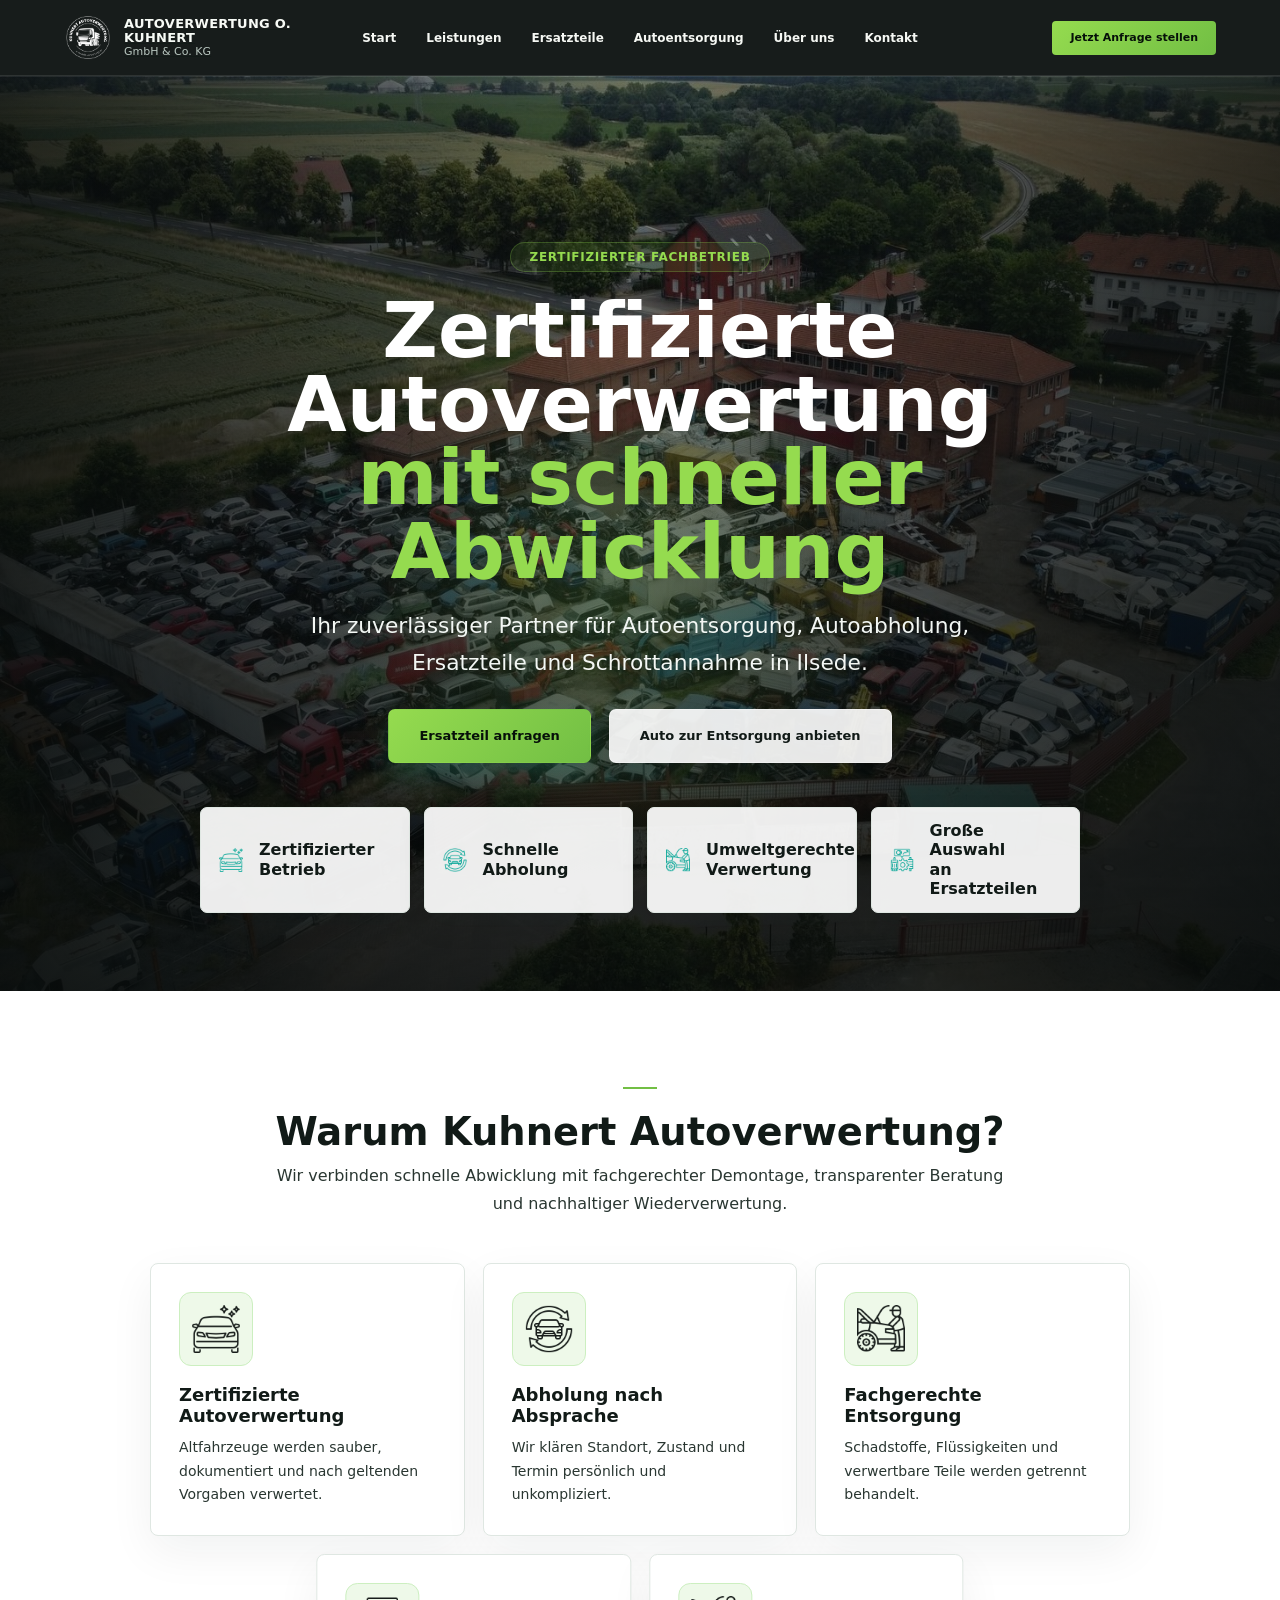
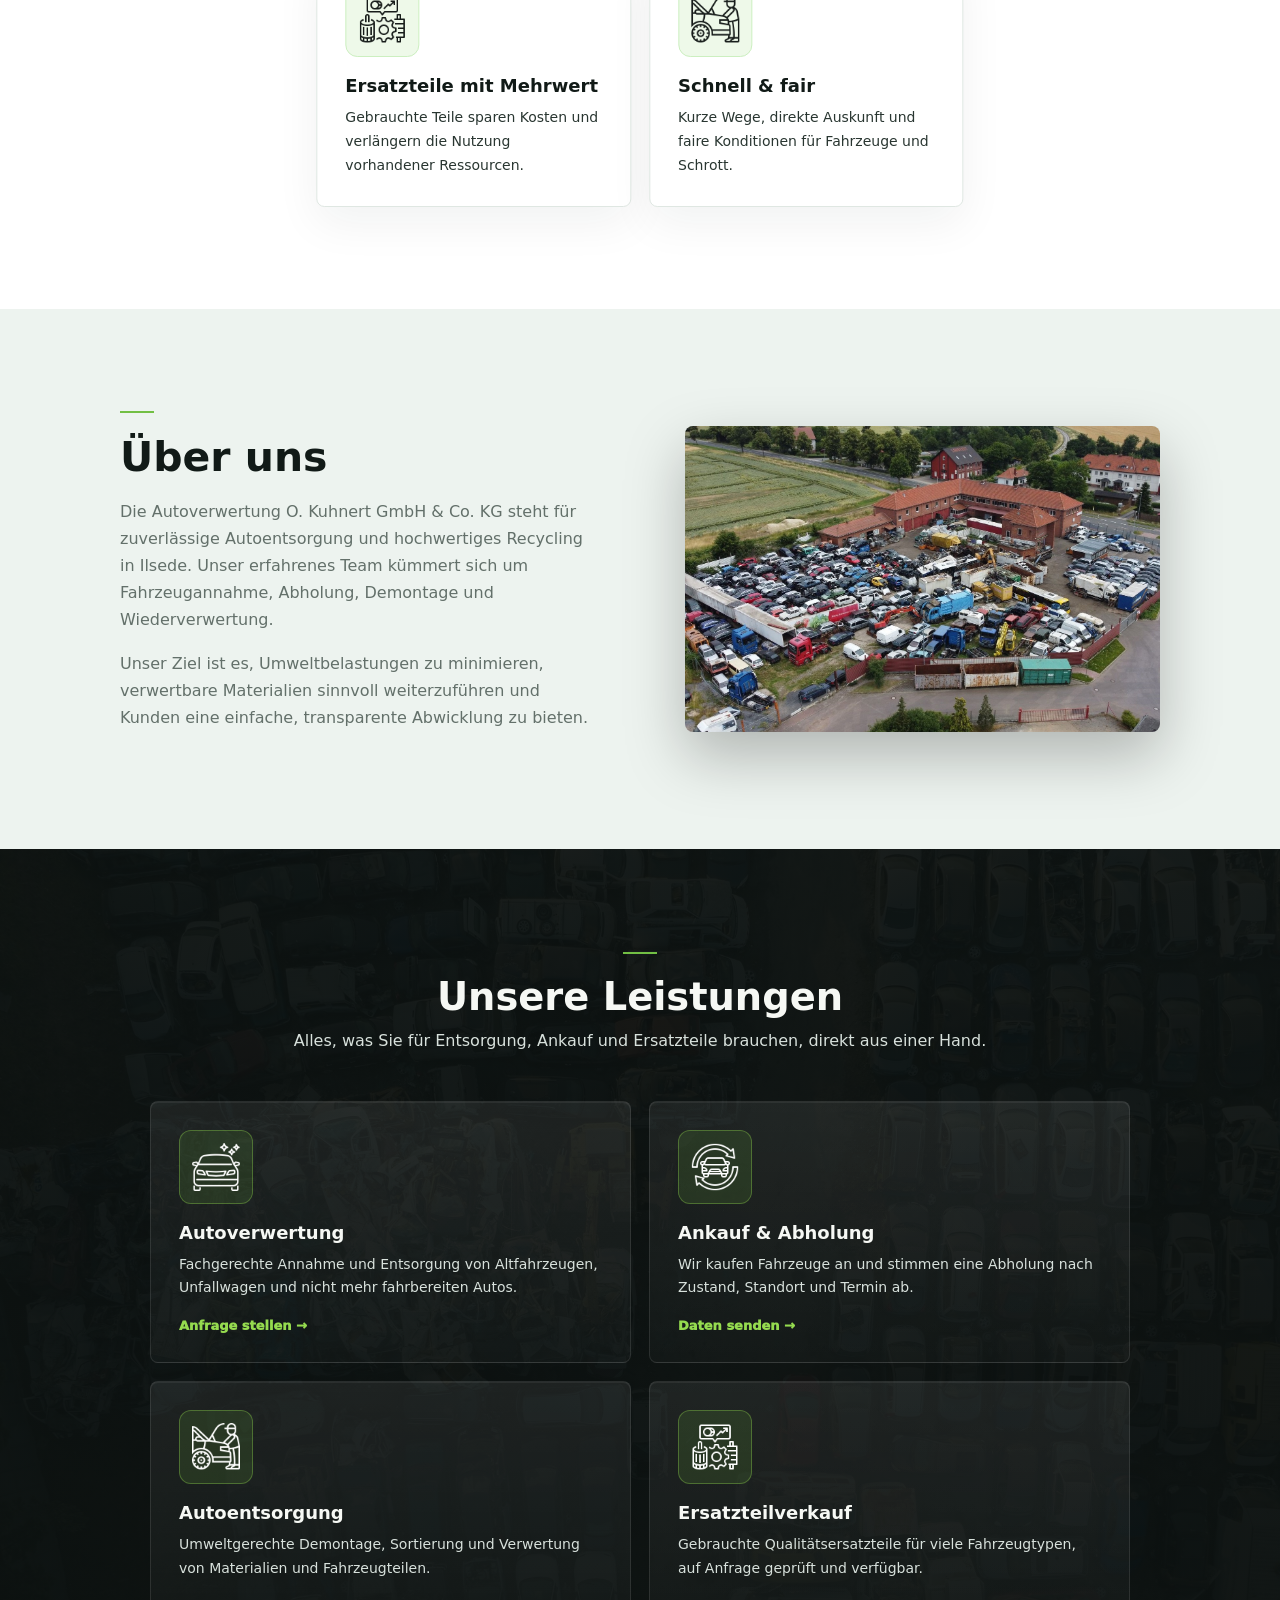
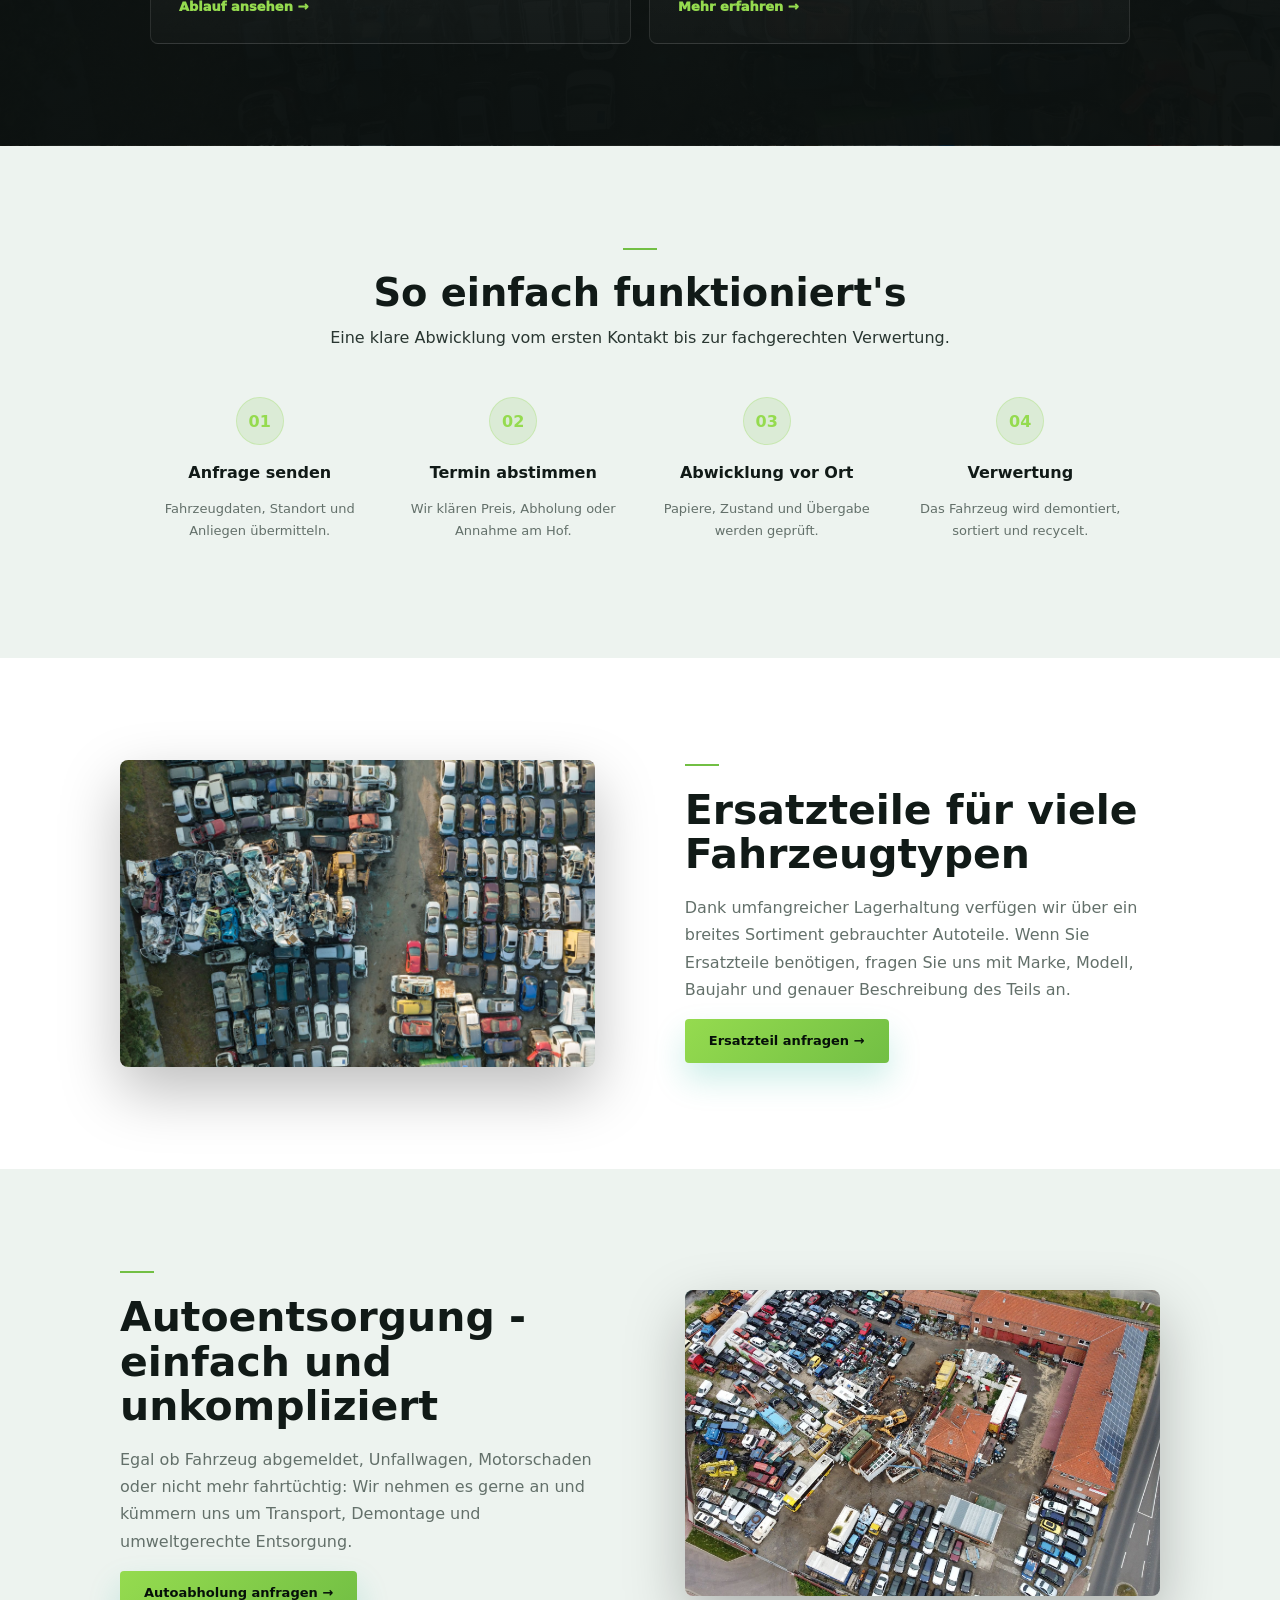
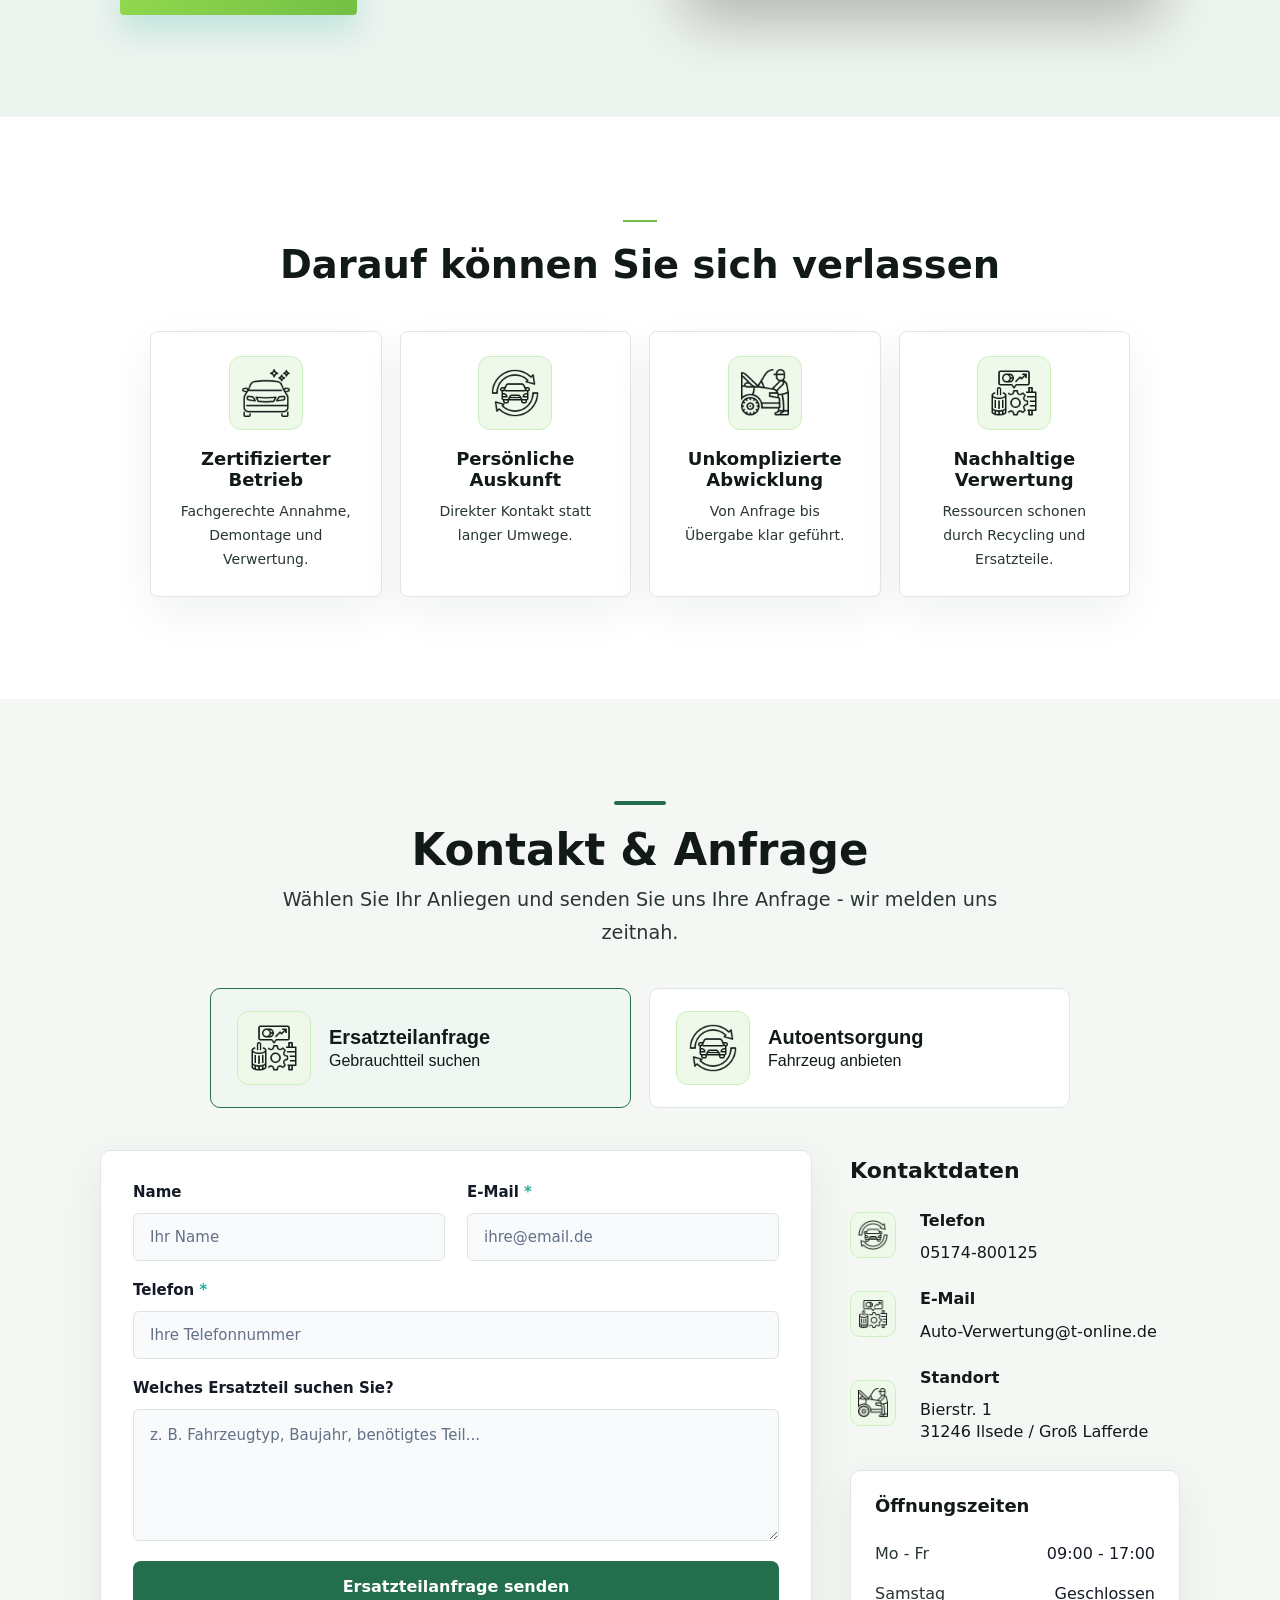
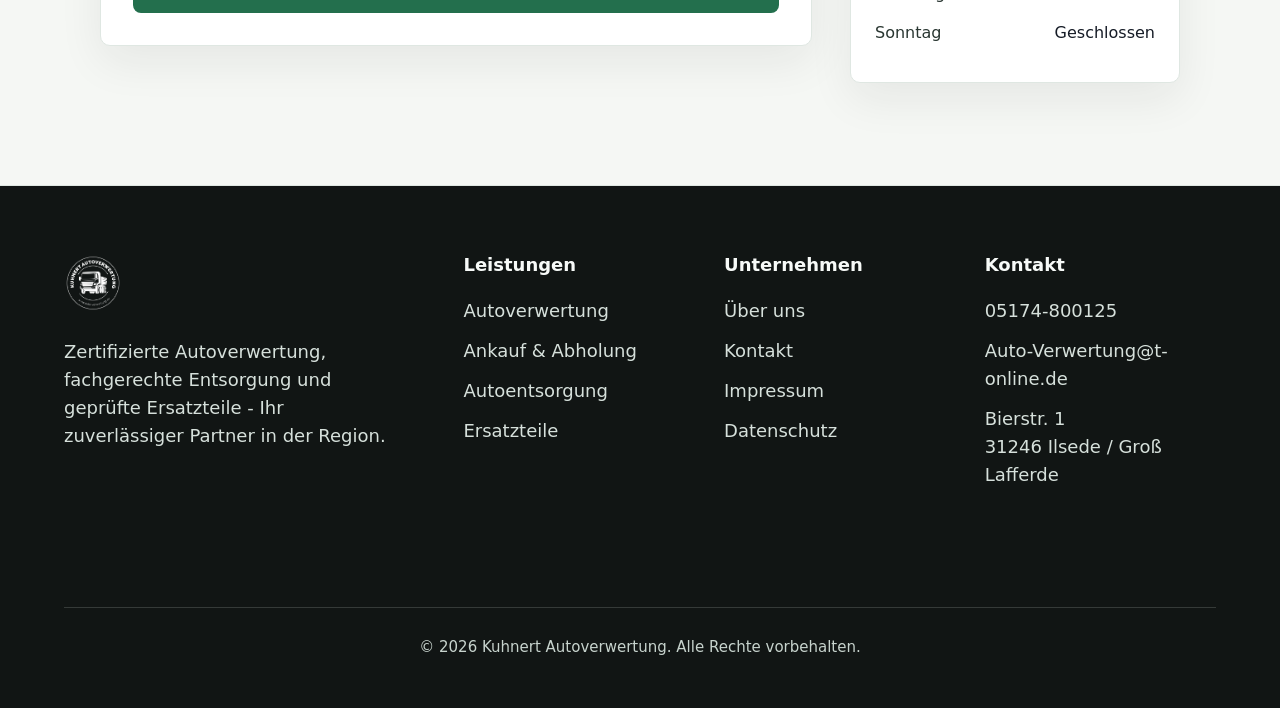
<file: index.html>
<!doctype html>
<html lang="de">
  <head>
    <meta charset="utf-8" />
    <meta name="viewport" content="width=device-width, initial-scale=1" />
    <title>Autoverwertung O. Kuhnert GmbH & Co. KG</title>
    <meta name="description" content="Zertifizierte Autoverwertung, Autoabholung, Ersatzteile und Schrottannahme in Ilsede." />
    <link rel="stylesheet" href="assets/styles.css" />
  </head>
  <body class="onepage">
    <header class="onepage-header">
      <a class="onepage-logo" href="#top" aria-label="Zur Startseite">
        <img src="assets/logo.png" alt="Kuhnert Autoverwertung Logo" />
        <span><b>Autoverwertung O. Kuhnert</b><small>GmbH & Co. KG</small></span>
      </a>
      <nav class="onepage-nav" aria-label="Hauptnavigation">
        <a href="#top">Start</a>
        <a href="#leistungen">Leistungen</a>
        <a href="#ersatzteile">Ersatzteile</a>
        <a href="#ablauf">Autoentsorgung</a>
        <a href="#ueber-uns">Über uns</a>
        <a href="#kontakt">Kontakt</a>
      </nav>
      <a class="onepage-header-button" href="#kontakt">Jetzt Anfrage stellen</a>
    </header>

    <main id="top">
      <section class="onepage-hero">
        <div class="onepage-hero-content">
          <span class="onepage-kicker">Zertifizierter Fachbetrieb</span>
          <h1>Zertifizierte Autoverwertung <span>mit schneller Abwicklung</span></h1>
          <p>Ihr zuverlässiger Partner für Autoentsorgung, Autoabholung, Ersatzteile und Schrottannahme in Ilsede.</p>
          <div class="onepage-hero-actions">
            <a class="onepage-button" href="#kontakt">Ersatzteil anfragen</a>
            <a class="onepage-button secondary" href="#kontakt">Auto zur Entsorgung anbieten</a>
          </div>
          <div class="onepage-hero-facts">
            <div><i><img src="assets/icon-car-clean.png" alt="" /></i><p><b>Zertifizierter<br />Betrieb</b></p></div>
            <div><i><img src="assets/icon-car.png" alt="" /></i><p><b>Schnelle<br />Abholung</b></p></div>
            <div><i><img src="assets/icon-maintenance.png" alt="" /></i><p><b>Umweltgerechte<br />Verwertung</b></p></div>
            <div><i><img src="assets/icon-spare-parts.png" alt="" /></i><p><b>Große Auswahl<br />an Ersatzteilen</b></p></div>
          </div>
        </div>
      </section>

      <section id="vorteile" class="onepage-section">
        <div class="onepage-section-head">
          <span></span>
          <h2>Warum Kuhnert Autoverwertung?</h2>
          <p>Wir verbinden schnelle Abwicklung mit fachgerechter Demontage, transparenter Beratung und nachhaltiger Wiederverwertung.</p>
        </div>
        <div class="onepage-feature-grid">
          <article>
            <i><img src="assets/icon-car-clean.png" alt="" /></i>
            <h3>Zertifizierte Autoverwertung</h3>
            <p>Altfahrzeuge werden sauber, dokumentiert und nach geltenden Vorgaben verwertet.</p>
          </article>
          <article>
            <i><img src="assets/icon-car.png" alt="" /></i>
            <h3>Abholung nach Absprache</h3>
            <p>Wir klären Standort, Zustand und Termin persönlich und unkompliziert.</p>
          </article>
          <article>
            <i><img src="assets/icon-maintenance.png" alt="" /></i>
            <h3>Fachgerechte Entsorgung</h3>
            <p>Schadstoffe, Flüssigkeiten und verwertbare Teile werden getrennt behandelt.</p>
          </article>
          <article>
            <i><img src="assets/icon-spare-parts.png" alt="" /></i>
            <h3>Ersatzteile mit Mehrwert</h3>
            <p>Gebrauchte Teile sparen Kosten und verlängern die Nutzung vorhandener Ressourcen.</p>
          </article>
          <article>
            <i><img src="assets/icon-maintenance.png" alt="" /></i>
            <h3>Schnell & fair</h3>
            <p>Kurze Wege, direkte Auskunft und faire Konditionen für Fahrzeuge und Schrott.</p>
          </article>
        </div>
      </section>

      <section id="ueber-uns" class="onepage-section onepage-band">
        <div class="onepage-split">
          <div>
            <span class="onepage-line"></span>
            <h2>Über uns</h2>
            <p>Die Autoverwertung O. Kuhnert GmbH & Co. KG steht für zuverlässige Autoentsorgung und hochwertiges Recycling in Ilsede. Unser erfahrenes Team kümmert sich um Fahrzeugannahme, Abholung, Demontage und Wiederverwertung.</p>
            <p>Unser Ziel ist es, Umweltbelastungen zu minimieren, verwertbare Materialien sinnvoll weiterzuführen und Kunden eine einfache, transparente Abwicklung zu bieten.</p>
          </div>
          <img src="assets/yard-aerial.jpg" alt="Luftaufnahme der Autoverwertung Kuhnert" />
        </div>
      </section>

      <section id="leistungen" class="onepage-section">
        <div class="onepage-section-head">
          <span></span>
          <h2>Unsere Leistungen</h2>
          <p>Alles, was Sie für Entsorgung, Ankauf und Ersatzteile brauchen, direkt aus einer Hand.</p>
        </div>
        <div class="onepage-service-grid">
          <article>
            <i><img src="assets/icon-car-clean.png" alt="" /></i>
            <h3>Autoverwertung</h3>
            <p>Fachgerechte Annahme und Entsorgung von Altfahrzeugen, Unfallwagen und nicht mehr fahrbereiten Autos.</p>
            <a href="#kontakt">Anfrage stellen →</a>
          </article>
          <article>
            <i><img src="assets/icon-car.png" alt="" /></i>
            <h3>Ankauf & Abholung</h3>
            <p>Wir kaufen Fahrzeuge an und stimmen eine Abholung nach Zustand, Standort und Termin ab.</p>
            <a href="#kontakt">Daten senden →</a>
          </article>
          <article>
            <i><img src="assets/icon-maintenance.png" alt="" /></i>
            <h3>Autoentsorgung</h3>
            <p>Umweltgerechte Demontage, Sortierung und Verwertung von Materialien und Fahrzeugteilen.</p>
            <a href="#ablauf">Ablauf ansehen →</a>
          </article>
          <article>
            <i><img src="assets/icon-spare-parts.png" alt="" /></i>
            <h3>Ersatzteilverkauf</h3>
            <p>Gebrauchte Qualitätsersatzteile für viele Fahrzeugtypen, auf Anfrage geprüft und verfügbar.</p>
            <a href="#ersatzteile">Mehr erfahren →</a>
          </article>
        </div>
      </section>

      <section id="ablauf" class="onepage-section onepage-band">
        <div class="onepage-section-head">
          <span></span>
          <h2>So einfach funktioniert's</h2>
          <p>Eine klare Abwicklung vom ersten Kontakt bis zur fachgerechten Verwertung.</p>
        </div>
        <div class="onepage-process">
          <article><b>01</b><h3>Anfrage senden</h3><p>Fahrzeugdaten, Standort und Anliegen übermitteln.</p></article>
          <article><b>02</b><h3>Termin abstimmen</h3><p>Wir klären Preis, Abholung oder Annahme am Hof.</p></article>
          <article><b>03</b><h3>Abwicklung vor Ort</h3><p>Papiere, Zustand und Übergabe werden geprüft.</p></article>
          <article><b>04</b><h3>Verwertung</h3><p>Das Fahrzeug wird demontiert, sortiert und recycelt.</p></article>
        </div>
      </section>

      <section id="ersatzteile" class="onepage-section">
        <div class="onepage-split reverse">
          <img src="assets/scrapyard.jpg" alt="Fahrzeuge und Ersatzteile auf dem Verwertungshof" />
          <div>
            <span class="onepage-line"></span>
            <h2>Ersatzteile für viele Fahrzeugtypen</h2>
            <p>Dank umfangreicher Lagerhaltung verfügen wir über ein breites Sortiment gebrauchter Autoteile. Wenn Sie Ersatzteile benötigen, fragen Sie uns mit Marke, Modell, Baujahr und genauer Beschreibung des Teils an.</p>
            <a class="onepage-button" href="#kontakt">Ersatzteil anfragen →</a>
          </div>
        </div>
      </section>

      <section id="autoentsorgung" class="onepage-section onepage-band">
        <div class="onepage-split">
          <div>
            <span class="onepage-line"></span>
            <h2>Autoentsorgung - einfach und unkompliziert</h2>
            <p>Egal ob Fahrzeug abgemeldet, Unfallwagen, Motorschaden oder nicht mehr fahrtüchtig: Wir nehmen es gerne an und kümmern uns um Transport, Demontage und umweltgerechte Entsorgung.</p>
            <a class="onepage-button" href="#kontakt">Autoabholung anfragen →</a>
          </div>
          <img src="assets/yard-front.jpg" alt="Hof der Autoverwertung Kuhnert" />
        </div>
      </section>

      <section class="onepage-section">
        <div class="onepage-section-head">
          <span></span>
          <h2>Darauf können Sie sich verlassen</h2>
        </div>
        <div class="onepage-trust-grid">
          <article><i><img src="assets/icon-car-clean.png" alt="" /></i><h3>Zertifizierter Betrieb</h3><p>Fachgerechte Annahme, Demontage und Verwertung.</p></article>
          <article><i><img src="assets/icon-car.png" alt="" /></i><h3>Persönliche Auskunft</h3><p>Direkter Kontakt statt langer Umwege.</p></article>
          <article><i><img src="assets/icon-maintenance.png" alt="" /></i><h3>Unkomplizierte Abwicklung</h3><p>Von Anfrage bis Übergabe klar geführt.</p></article>
          <article><i><img src="assets/icon-spare-parts.png" alt="" /></i><h3>Nachhaltige Verwertung</h3><p>Ressourcen schonen durch Recycling und Ersatzteile.</p></article>
        </div>
      </section>

      <section id="kontakt" class="onepage-section onepage-contact inquiry-section">
        <div class="onepage-section-head">
          <span></span>
          <h2>Kontakt & Anfrage</h2>
          <p>Wählen Sie Ihr Anliegen und senden Sie uns Ihre Anfrage - wir melden uns zeitnah.</p>
        </div>

        <div class="inquiry-switch" aria-label="Anfrageart auswählen">
          <button class="inquiry-option is-active" type="button" data-inquiry="Ersatzteilanfrage">
            <i><img src="assets/icon-spare-parts.png" alt="" /></i>
            <span><b>Ersatzteilanfrage</b><small>Gebrauchtteil suchen</small></span>
          </button>
          <button class="inquiry-option" type="button" data-inquiry="Autoentsorgung">
            <i><img src="assets/icon-car.png" alt="" /></i>
            <span><b>Autoentsorgung</b><small>Fahrzeug anbieten</small></span>
          </button>
        </div>

        <div class="inquiry-layout">
          <form class="request-form inquiry-form" id="request-form" action="mailto:Auto-Verwertung@t-online.de" method="post" enctype="text/plain">
            <input id="art" type="hidden" name="Anfrageart" value="Ersatzteilanfrage" />
            <div class="field"><label for="name">Name</label><input id="name" name="Name" placeholder="Ihr Name" /></div>
            <div class="field"><label for="email">E-Mail <span>*</span></label><input id="email" name="E-Mail" type="email" placeholder="ihre@email.de" required /></div>
            <div class="field full"><label for="telefon">Telefon <span>*</span></label><input id="telefon" name="Telefon" placeholder="Ihre Telefonnummer" required /></div>

            <div class="field part-field full"><label for="teil">Welches Ersatzteil suchen Sie?</label><textarea id="teil" name="Nachricht" placeholder="z. B. Fahrzeugtyp, Baujahr, benötigtes Teil..."></textarea></div>

            <div class="field car-field"><label for="marke">Automarke</label><input id="marke" name="Automarke" placeholder="z. B. VW, BMW..." /></div>
            <div class="field car-field"><label for="modell">Modell / Typ</label><input id="modell" name="Modell / Typ" placeholder="z. B. Golf, 3er..." /></div>
            <div class="field car-field"><label for="baujahr">Baujahr</label><input id="baujahr" name="Baujahr" placeholder="z. B. 2015" /></div>
            <div class="field car-field"><label for="rollfaehig">Rollfähig</label><select id="rollfaehig" name="Rollfähig"><option>Bitte wählen</option><option>Ja</option><option>Nein</option></select></div>
            <div class="field car-field"><label for="abgemeldet">Abgemeldet</label><select id="abgemeldet" name="Abgemeldet"><option>Bitte wählen</option><option>Ja</option><option>Nein</option></select></div>
            <div class="field car-field full"><label for="standort">Standort <span>*</span></label><input id="standort" name="Standort" placeholder="PLZ / Ort des Fahrzeugs" /></div>
            <div class="field car-field full"><label for="nachricht">Ihre Nachricht</label><textarea id="nachricht" name="Weitere Angaben" placeholder="Weitere Angaben zum Fahrzeug oder Ihrer Anfrage..."></textarea></div>

            <div class="field full"><button class="onepage-button inquiry-submit" type="submit">Ersatzteilanfrage senden</button></div>
          </form>

          <aside class="inquiry-side">
            <h3>Kontaktdaten</h3>
            <div class="inquiry-contact-row"><i><img src="assets/icon-car.png" alt="" /></i><p><b>Telefon</b><a href="tel:+495174800125">05174-800125</a></p></div>
            <div class="inquiry-contact-row"><i><img src="assets/icon-spare-parts.png" alt="" /></i><p><b>E-Mail</b><a href="mailto:Auto-Verwertung@t-online.de">Auto-Verwertung@t-online.de</a></p></div>
            <div class="inquiry-contact-row"><i><img src="assets/icon-maintenance.png" alt="" /></i><p><b>Standort</b><span>Bierstr. 1<br />31246 Ilsede / Groß Lafferde</span></p></div>
            <div class="opening-card">
              <h3>Öffnungszeiten</h3>
              <p><span>Mo - Fr</span><b>09:00 - 17:00</b></p>
              <p><span>Samstag</span><b>Geschlossen</b></p>
              <p><span>Sonntag</span><b>Geschlossen</b></p>
            </div>
          </aside>
        </div>
      </section>
    </main>

    <footer class="onepage-footer">
      <div class="footer-brand">
        <img src="assets/logo.png" alt="Kuhnert Autoverwertung Logo" />
        <p>Zertifizierte Autoverwertung, fachgerechte Entsorgung und geprüfte Ersatzteile - Ihr zuverlässiger Partner in der Region.</p>
      </div>
      <div>
        <h3>Leistungen</h3>
        <a href="#leistungen">Autoverwertung</a>
        <a href="#kontakt">Ankauf &amp; Abholung</a>
        <a href="#autoentsorgung">Autoentsorgung</a>
        <a href="#ersatzteile">Ersatzteile</a>
      </div>
      <div>
        <h3>Unternehmen</h3>
        <a href="#ueber-uns">Über uns</a>
        <a href="#kontakt">Kontakt</a>
        <a href="impressum.html">Impressum</a>
        <a href="datenschutz.html">Datenschutz</a>
      </div>
      <div>
        <h3>Kontakt</h3>
        <a href="tel:+495174800125">05174-800125</a>
        <a href="mailto:Auto-Verwertung@t-online.de">Auto-Verwertung@t-online.de</a>
        <a href="https://www.google.com/maps/search/?api=1&query=Bierstr.%201%2031246%20Ilsede%20Gro%C3%9F%20Lafferde">Bierstr. 1<br />31246 Ilsede / Groß Lafferde</a>
      </div>
      <p class="footer-copy">© 2026 Kuhnert Autoverwertung. Alle Rechte vorbehalten.</p>
    </footer>
    <script src="assets/mailto.js"></script>
    <script src="assets/contact-toggle.js"></script>
  </body>
</html>
</file>
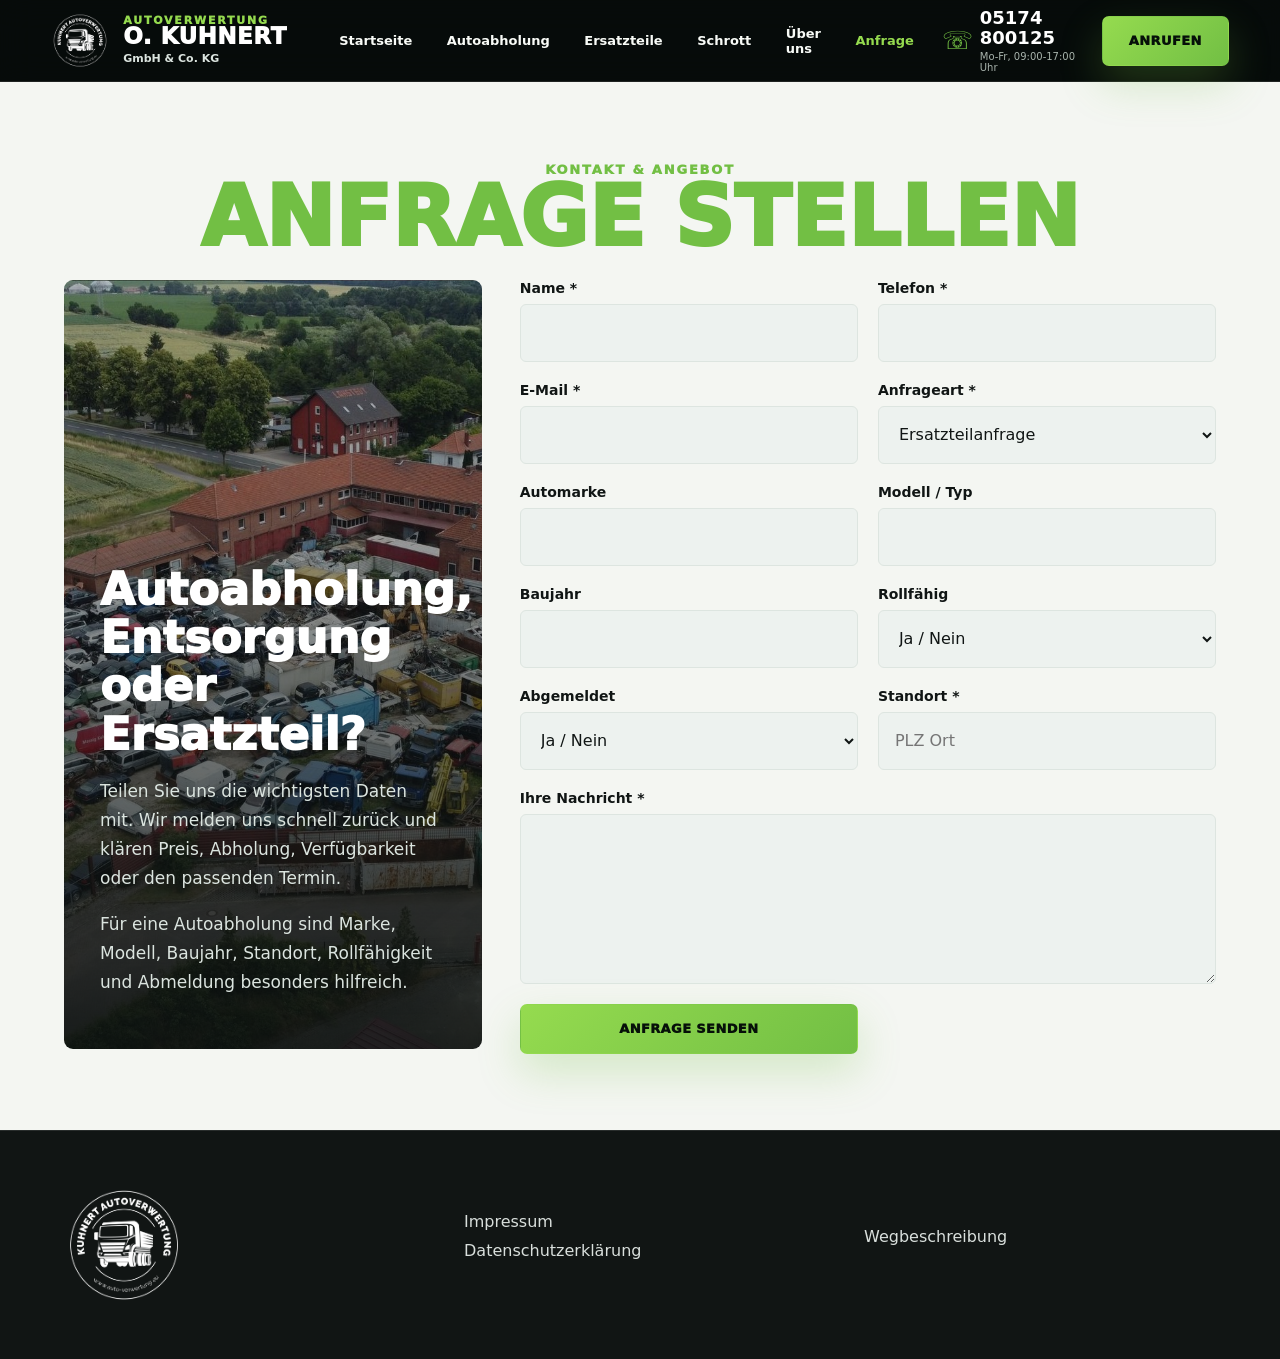
<file: angebote.html>
<!doctype html>
<html lang="de">
  <head>
    <meta charset="utf-8" />
    <meta name="viewport" content="width=device-width, initial-scale=1" />
    <title>Anfrage stellen | Kuhnert Autoverwertung</title>
    <link rel="stylesheet" href="assets/styles.css" />
  </head>
  <body>
    <header class="site-header">
      <a class="brand" href="index.html"><img src="assets/logo.png" alt="Kuhnert Autoverwertung Logo" /><span><span class="brand-kicker">Autoverwertung</span><strong>O. KUHNERT</strong><small>GmbH & Co. KG</small></span></a>
      <nav class="main-nav" aria-label="Hauptnavigation"><a href="index.html">Startseite</a><a href="autoabholung.html">Autoabholung</a><a href="ersatzteile.html">Ersatzteile</a><a href="schrott-metalle.html">Schrott</a><a href="ueber-uns.html">Über uns</a><a href="angebote.html" aria-current="page">Anfrage</a></nav>
      <div class="header-actions"><a class="phone-block" href="tel:+495174800125"><span class="icon">☏</span><span><b>05174 800125</b><small>Mo-Fr, 09:00-17:00 Uhr</small></span></a><a class="button" href="tel:+495174800125">Anrufen</a></div>
    </header>
    <main class="form-page">
      <section class="section">
        <div class="center">
          <span class="label">Kontakt & Angebot</span>
          <h1 class="accent">Anfrage stellen</h1>
        </div>
        <div class="form-wrap">
          <aside class="form-intro">
            <h2>Autoabholung, Entsorgung oder Ersatzteil?</h2>
            <p>Teilen Sie uns die wichtigsten Daten mit. Wir melden uns schnell zurück und klären Preis, Abholung, Verfügbarkeit oder den passenden Termin.</p>
            <p>Für eine Autoabholung sind Marke, Modell, Baujahr, Standort, Rollfähigkeit und Abmeldung besonders hilfreich.</p>
          </aside>
          <form class="request-form" id="request-form" action="mailto:info@auto-verwertung.eu" method="post" enctype="text/plain">
            <div class="field"><label for="name">Name *</label><input id="name" name="Name" required /></div>
            <div class="field"><label for="telefon">Telefon *</label><input id="telefon" name="Telefon" required /></div>
            <div class="field"><label for="email">E-Mail *</label><input id="email" name="E-Mail" type="email" required /></div>
            <div class="field"><label for="art">Anfrageart *</label><select id="art" name="Anfrageart" required><option>Ersatzteilanfrage</option><option>Autoabholung / Entsorgung</option><option>Schrott & Metalle</option><option>Fahrzeugankauf</option></select></div>
            <div class="field"><label for="marke">Automarke</label><input id="marke" name="Automarke" /></div>
            <div class="field"><label for="modell">Modell / Typ</label><input id="modell" name="Modell / Typ" /></div>
            <div class="field"><label for="baujahr">Baujahr</label><input id="baujahr" name="Baujahr" /></div>
            <div class="field"><label for="rollfaehig">Rollfähig</label><select id="rollfaehig" name="Rollfähig"><option>Ja / Nein</option><option>Ja</option><option>Nein</option></select></div>
            <div class="field"><label for="abgemeldet">Abgemeldet</label><select id="abgemeldet" name="Abgemeldet"><option>Ja / Nein</option><option>Ja</option><option>Nein</option></select></div>
            <div class="field"><label for="standort">Standort *</label><input id="standort" name="Standort" placeholder="PLZ Ort" required /></div>
            <div class="field full"><label for="nachricht">Ihre Nachricht *</label><textarea id="nachricht" name="Nachricht" required></textarea></div>
            <div class="field"><button class="button" type="submit">Anfrage senden</button></div>
          </form>
        </div>
      </section>
    </main>
    <footer class="site-footer"><img src="assets/logo.png" alt="" /><p><a href="impressum.html">Impressum</a><br /><a href="datenschutz.html">Datenschutzerklärung</a></p><p><a href="https://www.google.com/maps/search/?api=1&query=Bierstra%C3%9Fe%201%2031246%20Ilsede">Wegbeschreibung</a></p></footer>
    <script src="assets/mailto.js"></script>
  </body>
</html>
</file>
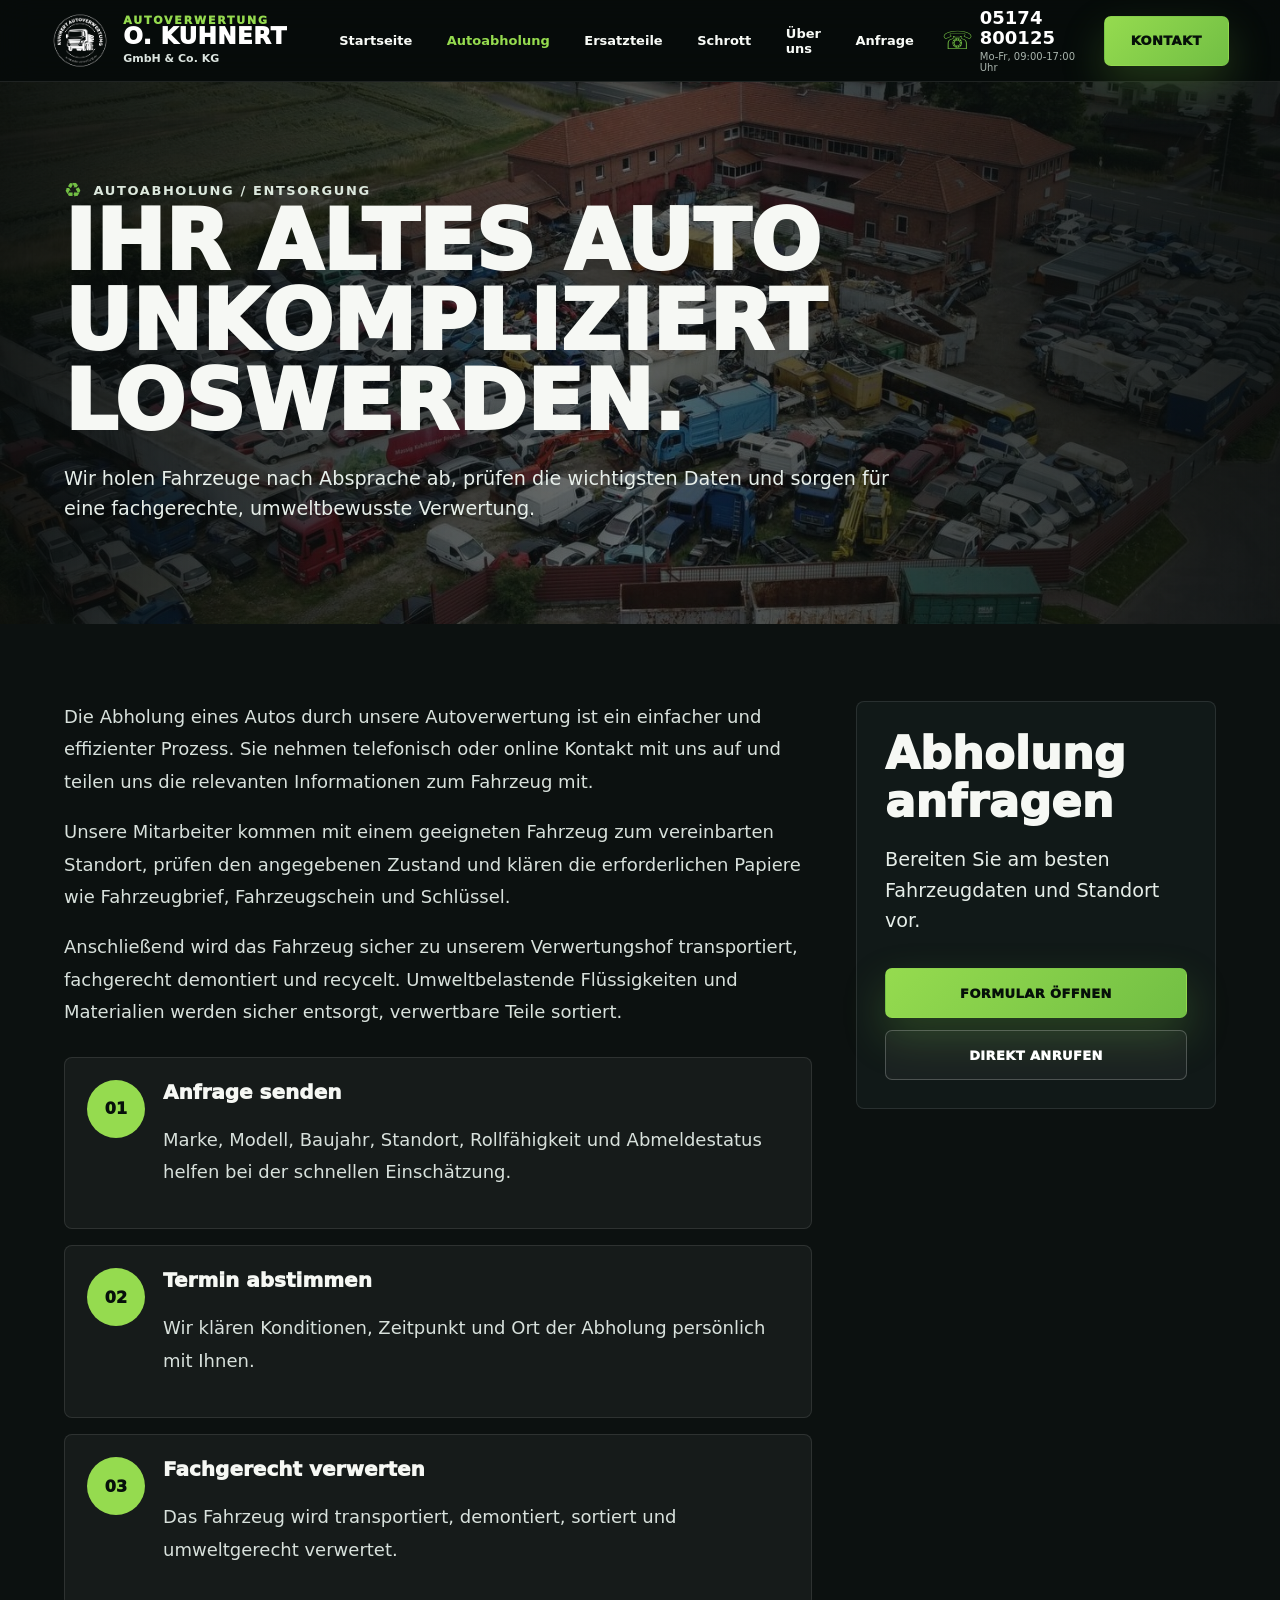
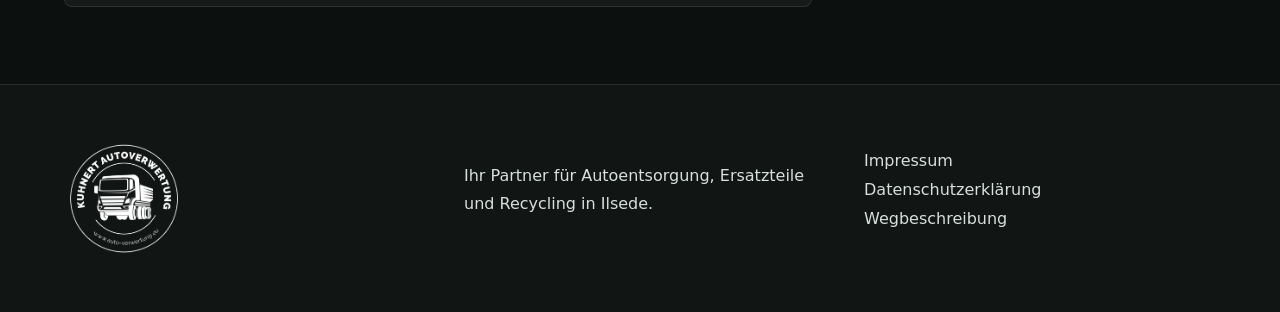
<file: autoabholung.html>
<!doctype html>
<html lang="de">
  <head><meta charset="utf-8" /><meta name="viewport" content="width=device-width, initial-scale=1" /><title>Autoabholung & Entsorgung | Kuhnert Autoverwertung</title><link rel="stylesheet" href="assets/styles.css" /></head>
  <body>
    <header class="site-header"><a class="brand" href="index.html"><img src="assets/logo.png" alt="Kuhnert Autoverwertung Logo" /><span><span class="brand-kicker">Autoverwertung</span><strong>O. KUHNERT</strong><small>GmbH & Co. KG</small></span></a><nav class="main-nav" aria-label="Hauptnavigation"><a href="index.html">Startseite</a><a href="autoabholung.html" aria-current="page">Autoabholung</a><a href="ersatzteile.html">Ersatzteile</a><a href="schrott-metalle.html">Schrott</a><a href="ueber-uns.html">Über uns</a><a href="angebote.html">Anfrage</a></nav><div class="header-actions"><a class="phone-block" href="tel:+495174800125"><span class="icon">☏</span><span><b>05174 800125</b><small>Mo-Fr, 09:00-17:00 Uhr</small></span></a><a class="button" href="angebote.html">Kontakt</a></div></header>
    <main>
      <section class="page-hero"><span class="eyebrow">Autoabholung / Entsorgung</span><h1>Ihr altes Auto unkompliziert loswerden.</h1><p class="lead">Wir holen Fahrzeuge nach Absprache ab, prüfen die wichtigsten Daten und sorgen für eine fachgerechte, umweltbewusste Verwertung.</p></section>
      <section class="section content-grid">
        <div class="prose">
          <p>Die Abholung eines Autos durch unsere Autoverwertung ist ein einfacher und effizienter Prozess. Sie nehmen telefonisch oder online Kontakt mit uns auf und teilen uns die relevanten Informationen zum Fahrzeug mit.</p>
          <p>Unsere Mitarbeiter kommen mit einem geeigneten Fahrzeug zum vereinbarten Standort, prüfen den angegebenen Zustand und klären die erforderlichen Papiere wie Fahrzeugbrief, Fahrzeugschein und Schlüssel.</p>
          <p>Anschließend wird das Fahrzeug sicher zu unserem Verwertungshof transportiert, fachgerecht demontiert und recycelt. Umweltbelastende Flüssigkeiten und Materialien werden sicher entsorgt, verwertbare Teile sortiert.</p>
          <div class="steps">
            <article class="step"><span class="step-number">01</span><div><h3>Anfrage senden</h3><p>Marke, Modell, Baujahr, Standort, Rollfähigkeit und Abmeldestatus helfen bei der schnellen Einschätzung.</p></div></article>
            <article class="step"><span class="step-number">02</span><div><h3>Termin abstimmen</h3><p>Wir klären Konditionen, Zeitpunkt und Ort der Abholung persönlich mit Ihnen.</p></div></article>
            <article class="step"><span class="step-number">03</span><div><h3>Fachgerecht verwerten</h3><p>Das Fahrzeug wird transportiert, demontiert, sortiert und umweltgerecht verwertet.</p></div></article>
          </div>
        </div>
        <aside class="side-panel"><h2>Abholung anfragen</h2><p class="lead">Bereiten Sie am besten Fahrzeugdaten und Standort vor.</p><a class="button" href="angebote.html">Formular öffnen</a><a class="button ghost" href="tel:+495174800125">Direkt anrufen</a></aside>
      </section>
    </main>
    <footer class="site-footer"><img src="assets/logo.png" alt="" /><p>Ihr Partner für Autoentsorgung, Ersatzteile und Recycling in Ilsede.</p><p><a href="impressum.html">Impressum</a><br /><a href="datenschutz.html">Datenschutzerklärung</a><br /><a href="https://www.google.com/maps/search/?api=1&query=Bierstra%C3%9Fe%201%2031246%20Ilsede">Wegbeschreibung</a></p></footer>
  </body>
</html>
</file>
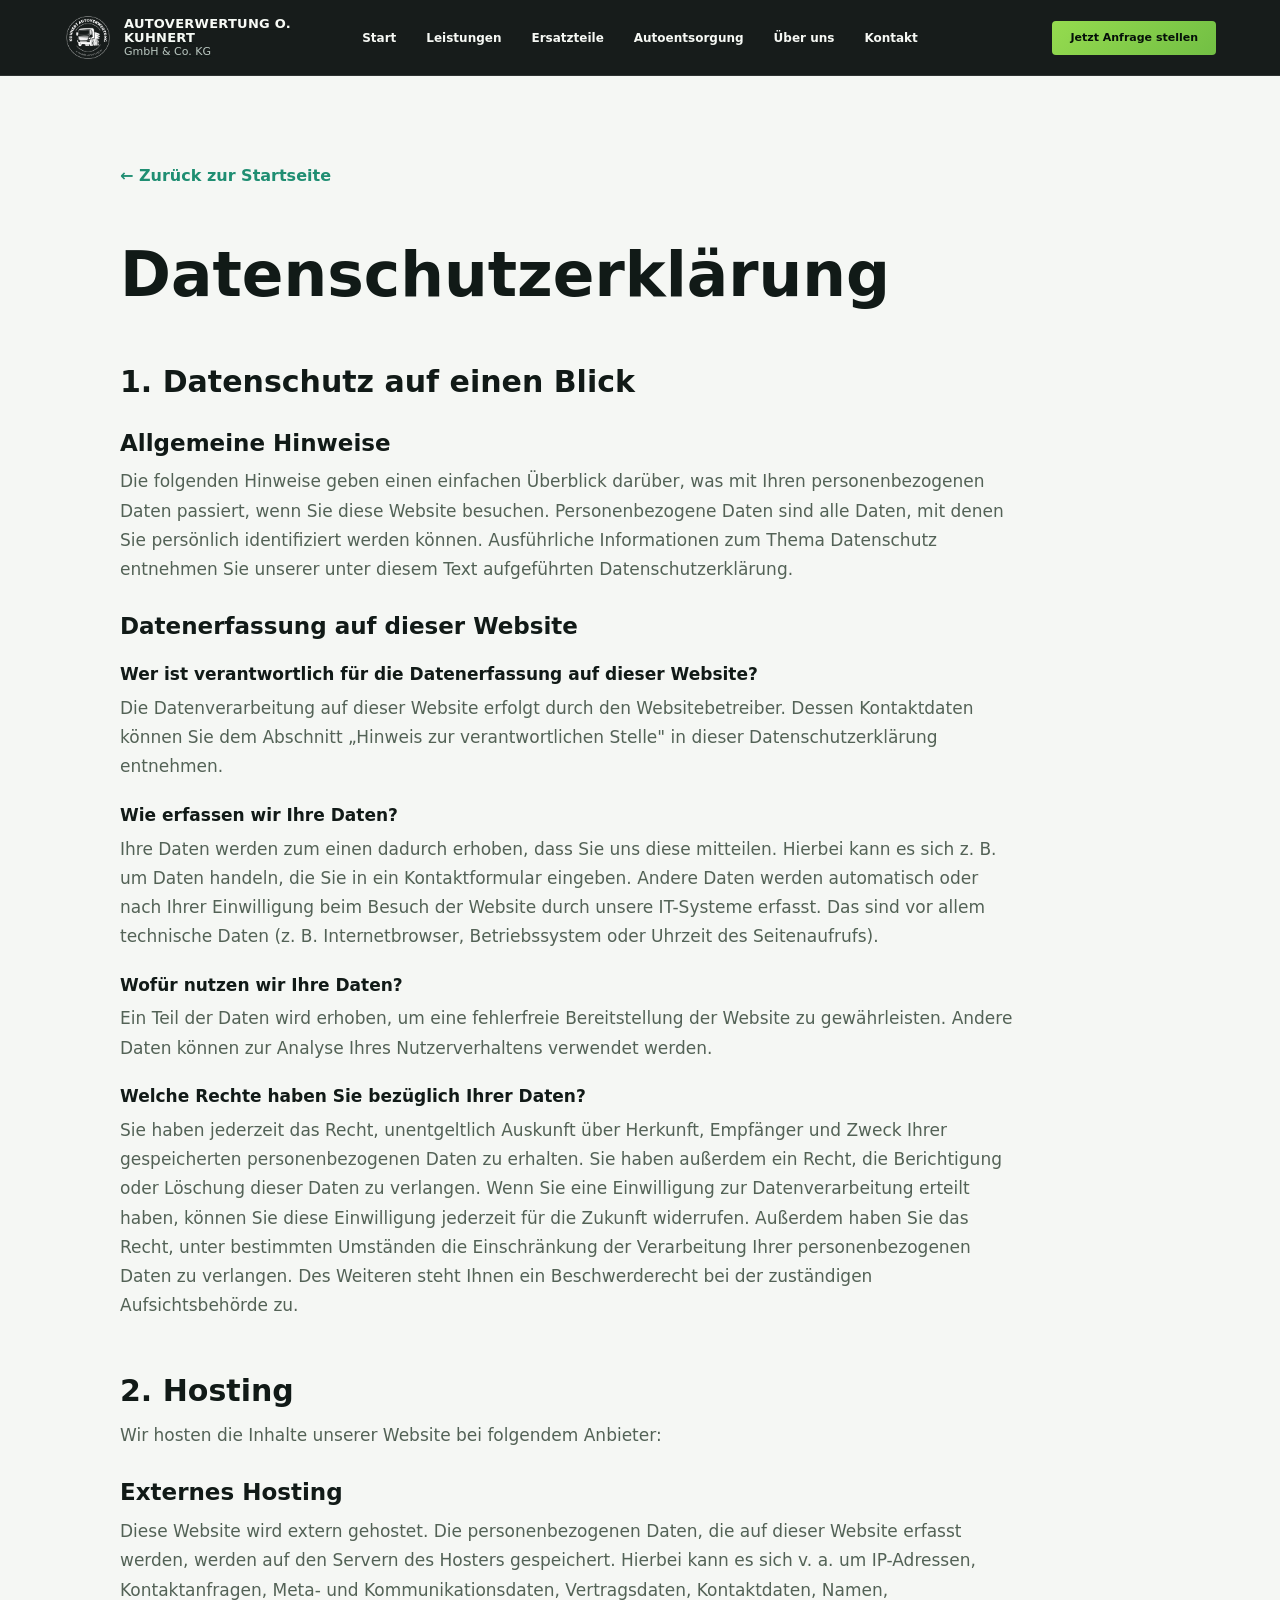
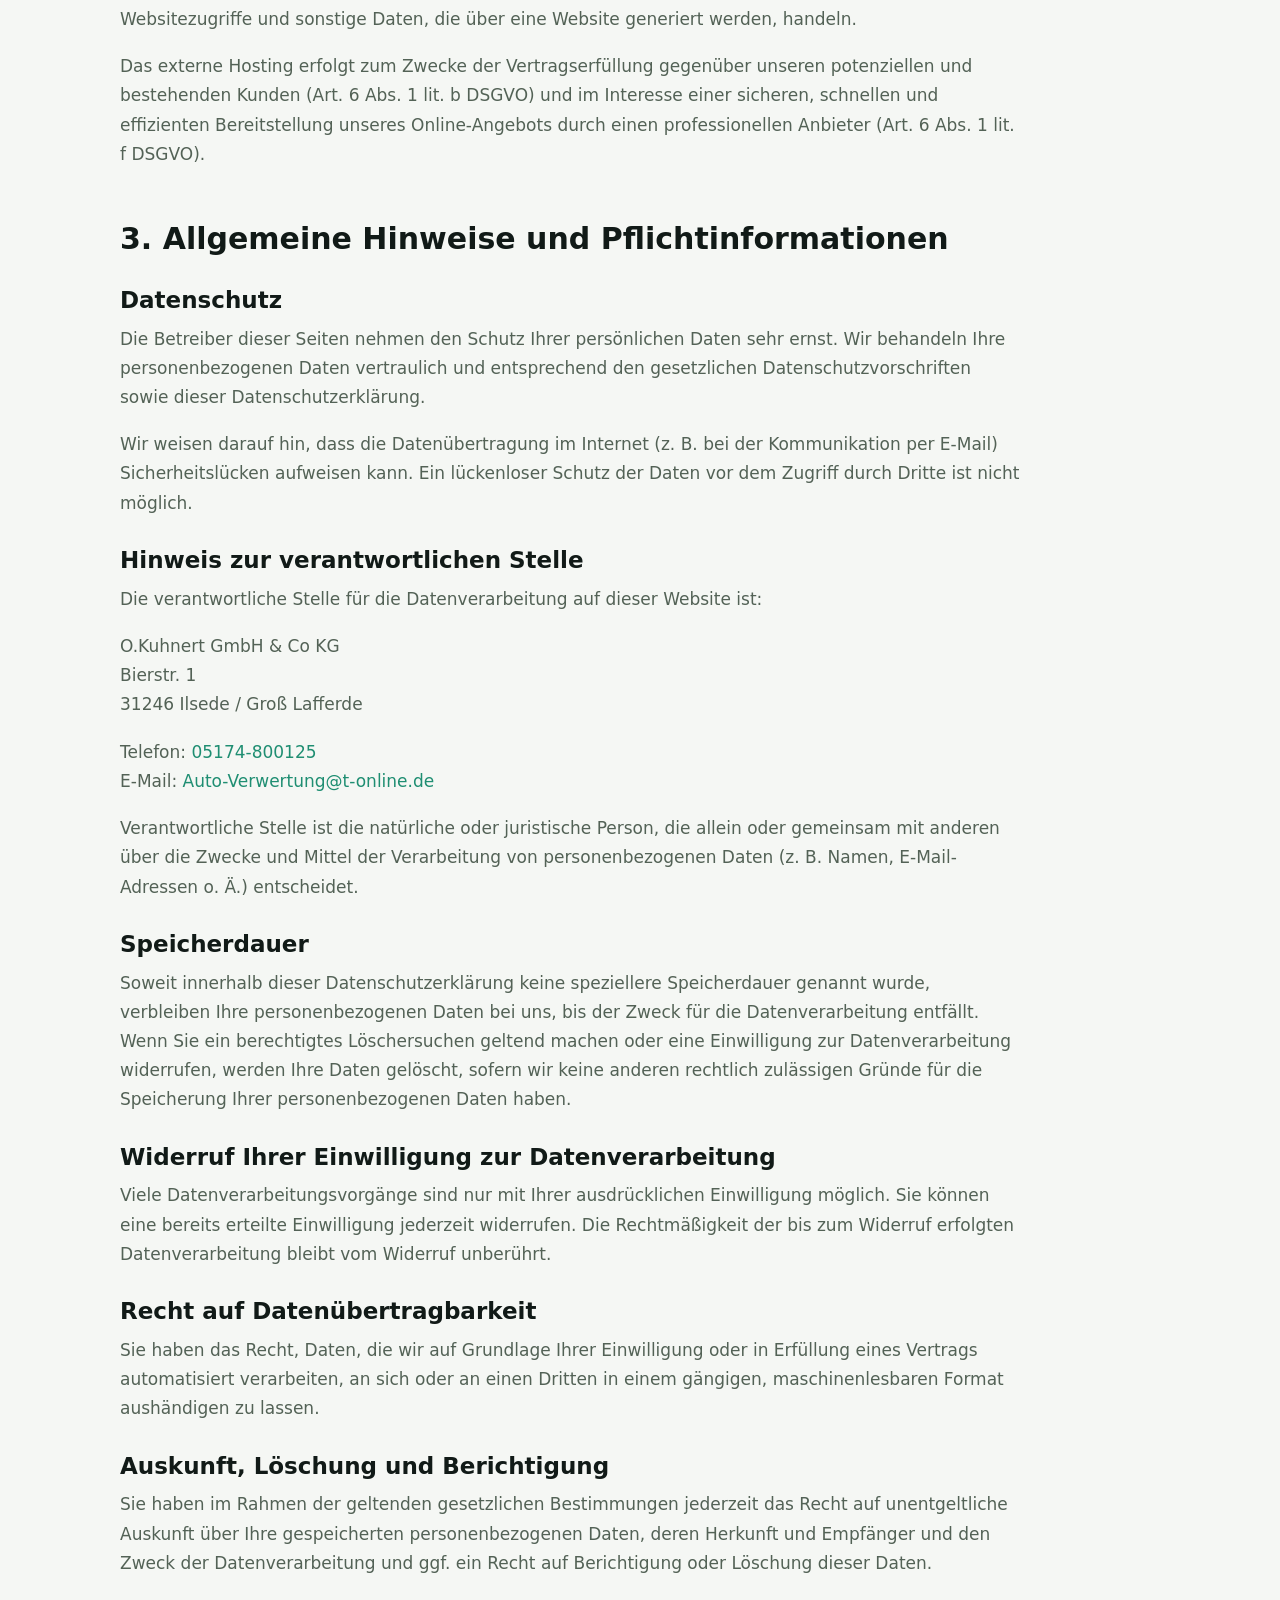
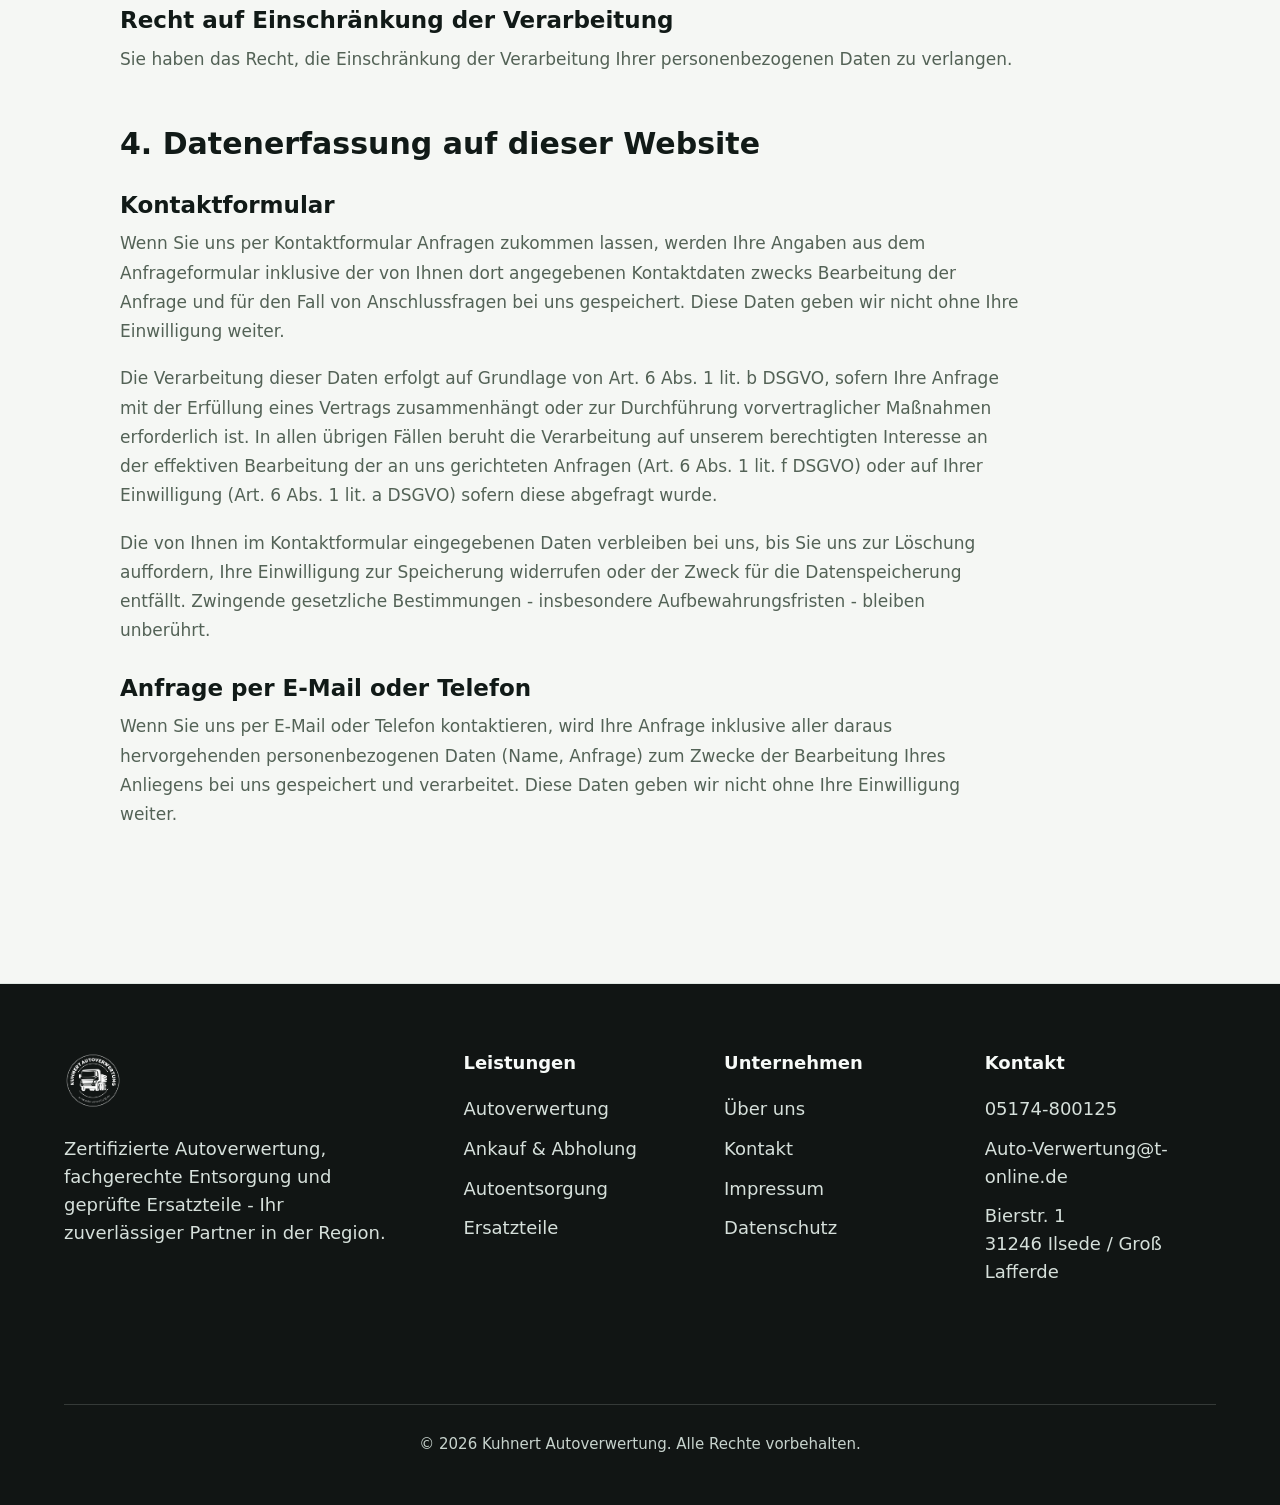
<file: datenschutz.html>
<!doctype html>
<html lang="de">
  <head>
    <meta charset="utf-8" />
    <meta name="viewport" content="width=device-width, initial-scale=1" />
    <title>Datenschutzerklärung | Kuhnert Autoverwertung</title>
    <meta name="description" content="Datenschutzerklärung der O. Kuhnert GmbH & Co KG." />
    <link rel="stylesheet" href="assets/styles.css" />
  </head>
  <body class="onepage legal-page">
    <header class="onepage-header">
      <a class="onepage-logo" href="index.html#top" aria-label="Zur Startseite">
        <img src="assets/logo.png" alt="Kuhnert Autoverwertung Logo" />
        <span><b>Autoverwertung O. Kuhnert</b><small>GmbH & Co. KG</small></span>
      </a>
      <nav class="onepage-nav" aria-label="Hauptnavigation">
        <a href="index.html#top">Start</a>
        <a href="index.html#leistungen">Leistungen</a>
        <a href="index.html#ersatzteile">Ersatzteile</a>
        <a href="index.html#ablauf">Autoentsorgung</a>
        <a href="index.html#ueber-uns">Über uns</a>
        <a href="index.html#kontakt">Kontakt</a>
      </nav>
      <a class="onepage-header-button" href="index.html#kontakt">Jetzt Anfrage stellen</a>
    </header>

    <main class="legal-main">
      <section class="legal-section">
        <a class="legal-back" href="index.html#top">← Zurück zur Startseite</a>

        <article class="legal-content">
          <h1>Datenschutzerklärung</h1>

          <section>
            <h2>1. Datenschutz auf einen Blick</h2>
            <h3>Allgemeine Hinweise</h3>
            <p>Die folgenden Hinweise geben einen einfachen Überblick darüber, was mit Ihren personenbezogenen Daten passiert, wenn Sie diese Website besuchen. Personenbezogene Daten sind alle Daten, mit denen Sie persönlich identifiziert werden können. Ausführliche Informationen zum Thema Datenschutz entnehmen Sie unserer unter diesem Text aufgeführten Datenschutzerklärung.</p>

            <h3>Datenerfassung auf dieser Website</h3>
            <h4>Wer ist verantwortlich für die Datenerfassung auf dieser Website?</h4>
            <p>Die Datenverarbeitung auf dieser Website erfolgt durch den Websitebetreiber. Dessen Kontaktdaten können Sie dem Abschnitt „Hinweis zur verantwortlichen Stelle" in dieser Datenschutzerklärung entnehmen.</p>

            <h4>Wie erfassen wir Ihre Daten?</h4>
            <p>Ihre Daten werden zum einen dadurch erhoben, dass Sie uns diese mitteilen. Hierbei kann es sich z. B. um Daten handeln, die Sie in ein Kontaktformular eingeben. Andere Daten werden automatisch oder nach Ihrer Einwilligung beim Besuch der Website durch unsere IT-Systeme erfasst. Das sind vor allem technische Daten (z. B. Internetbrowser, Betriebssystem oder Uhrzeit des Seitenaufrufs).</p>

            <h4>Wofür nutzen wir Ihre Daten?</h4>
            <p>Ein Teil der Daten wird erhoben, um eine fehlerfreie Bereitstellung der Website zu gewährleisten. Andere Daten können zur Analyse Ihres Nutzerverhaltens verwendet werden.</p>

            <h4>Welche Rechte haben Sie bezüglich Ihrer Daten?</h4>
            <p>Sie haben jederzeit das Recht, unentgeltlich Auskunft über Herkunft, Empfänger und Zweck Ihrer gespeicherten personenbezogenen Daten zu erhalten. Sie haben außerdem ein Recht, die Berichtigung oder Löschung dieser Daten zu verlangen. Wenn Sie eine Einwilligung zur Datenverarbeitung erteilt haben, können Sie diese Einwilligung jederzeit für die Zukunft widerrufen. Außerdem haben Sie das Recht, unter bestimmten Umständen die Einschränkung der Verarbeitung Ihrer personenbezogenen Daten zu verlangen. Des Weiteren steht Ihnen ein Beschwerderecht bei der zuständigen Aufsichtsbehörde zu.</p>
          </section>

          <section>
            <h2>2. Hosting</h2>
            <p>Wir hosten die Inhalte unserer Website bei folgendem Anbieter:</p>

            <h3>Externes Hosting</h3>
            <p>Diese Website wird extern gehostet. Die personenbezogenen Daten, die auf dieser Website erfasst werden, werden auf den Servern des Hosters gespeichert. Hierbei kann es sich v. a. um IP-Adressen, Kontaktanfragen, Meta- und Kommunikationsdaten, Vertragsdaten, Kontaktdaten, Namen, Websitezugriffe und sonstige Daten, die über eine Website generiert werden, handeln.</p>
            <p>Das externe Hosting erfolgt zum Zwecke der Vertragserfüllung gegenüber unseren potenziellen und bestehenden Kunden (Art. 6 Abs. 1 lit. b DSGVO) und im Interesse einer sicheren, schnellen und effizienten Bereitstellung unseres Online-Angebots durch einen professionellen Anbieter (Art. 6 Abs. 1 lit. f DSGVO).</p>
          </section>

          <section>
            <h2>3. Allgemeine Hinweise und Pflichtinformationen</h2>
            <h3>Datenschutz</h3>
            <p>Die Betreiber dieser Seiten nehmen den Schutz Ihrer persönlichen Daten sehr ernst. Wir behandeln Ihre personenbezogenen Daten vertraulich und entsprechend den gesetzlichen Datenschutzvorschriften sowie dieser Datenschutzerklärung.</p>
            <p>Wir weisen darauf hin, dass die Datenübertragung im Internet (z. B. bei der Kommunikation per E-Mail) Sicherheitslücken aufweisen kann. Ein lückenloser Schutz der Daten vor dem Zugriff durch Dritte ist nicht möglich.</p>

            <h3>Hinweis zur verantwortlichen Stelle</h3>
            <p>Die verantwortliche Stelle für die Datenverarbeitung auf dieser Website ist:</p>
            <p>
              O.Kuhnert GmbH &amp; Co KG<br />
              Bierstr. 1<br />
              31246 Ilsede / Groß Lafferde
            </p>
            <p>
              Telefon: <a href="tel:+495174800125">05174-800125</a><br />
              E-Mail: <a href="mailto:Auto-Verwertung@t-online.de">Auto-Verwertung@t-online.de</a>
            </p>
            <p>Verantwortliche Stelle ist die natürliche oder juristische Person, die allein oder gemeinsam mit anderen über die Zwecke und Mittel der Verarbeitung von personenbezogenen Daten (z. B. Namen, E-Mail-Adressen o. Ä.) entscheidet.</p>

            <h3>Speicherdauer</h3>
            <p>Soweit innerhalb dieser Datenschutzerklärung keine speziellere Speicherdauer genannt wurde, verbleiben Ihre personenbezogenen Daten bei uns, bis der Zweck für die Datenverarbeitung entfällt. Wenn Sie ein berechtigtes Löschersuchen geltend machen oder eine Einwilligung zur Datenverarbeitung widerrufen, werden Ihre Daten gelöscht, sofern wir keine anderen rechtlich zulässigen Gründe für die Speicherung Ihrer personenbezogenen Daten haben.</p>

            <h3>Widerruf Ihrer Einwilligung zur Datenverarbeitung</h3>
            <p>Viele Datenverarbeitungsvorgänge sind nur mit Ihrer ausdrücklichen Einwilligung möglich. Sie können eine bereits erteilte Einwilligung jederzeit widerrufen. Die Rechtmäßigkeit der bis zum Widerruf erfolgten Datenverarbeitung bleibt vom Widerruf unberührt.</p>

            <h3>Recht auf Datenübertragbarkeit</h3>
            <p>Sie haben das Recht, Daten, die wir auf Grundlage Ihrer Einwilligung oder in Erfüllung eines Vertrags automatisiert verarbeiten, an sich oder an einen Dritten in einem gängigen, maschinenlesbaren Format aushändigen zu lassen.</p>

            <h3>Auskunft, Löschung und Berichtigung</h3>
            <p>Sie haben im Rahmen der geltenden gesetzlichen Bestimmungen jederzeit das Recht auf unentgeltliche Auskunft über Ihre gespeicherten personenbezogenen Daten, deren Herkunft und Empfänger und den Zweck der Datenverarbeitung und ggf. ein Recht auf Berichtigung oder Löschung dieser Daten.</p>

            <h3>Recht auf Einschränkung der Verarbeitung</h3>
            <p>Sie haben das Recht, die Einschränkung der Verarbeitung Ihrer personenbezogenen Daten zu verlangen.</p>
          </section>

          <section>
            <h2>4. Datenerfassung auf dieser Website</h2>
            <h3>Kontaktformular</h3>
            <p>Wenn Sie uns per Kontaktformular Anfragen zukommen lassen, werden Ihre Angaben aus dem Anfrageformular inklusive der von Ihnen dort angegebenen Kontaktdaten zwecks Bearbeitung der Anfrage und für den Fall von Anschlussfragen bei uns gespeichert. Diese Daten geben wir nicht ohne Ihre Einwilligung weiter.</p>
            <p>Die Verarbeitung dieser Daten erfolgt auf Grundlage von Art. 6 Abs. 1 lit. b DSGVO, sofern Ihre Anfrage mit der Erfüllung eines Vertrags zusammenhängt oder zur Durchführung vorvertraglicher Maßnahmen erforderlich ist. In allen übrigen Fällen beruht die Verarbeitung auf unserem berechtigten Interesse an der effektiven Bearbeitung der an uns gerichteten Anfragen (Art. 6 Abs. 1 lit. f DSGVO) oder auf Ihrer Einwilligung (Art. 6 Abs. 1 lit. a DSGVO) sofern diese abgefragt wurde.</p>
            <p>Die von Ihnen im Kontaktformular eingegebenen Daten verbleiben bei uns, bis Sie uns zur Löschung auffordern, Ihre Einwilligung zur Speicherung widerrufen oder der Zweck für die Datenspeicherung entfällt. Zwingende gesetzliche Bestimmungen - insbesondere Aufbewahrungsfristen - bleiben unberührt.</p>

            <h3>Anfrage per E-Mail oder Telefon</h3>
            <p>Wenn Sie uns per E-Mail oder Telefon kontaktieren, wird Ihre Anfrage inklusive aller daraus hervorgehenden personenbezogenen Daten (Name, Anfrage) zum Zwecke der Bearbeitung Ihres Anliegens bei uns gespeichert und verarbeitet. Diese Daten geben wir nicht ohne Ihre Einwilligung weiter.</p>
          </section>
        </article>
      </section>
    </main>

    <footer class="onepage-footer">
      <div class="footer-brand">
        <img src="assets/logo.png" alt="Kuhnert Autoverwertung Logo" />
        <p>Zertifizierte Autoverwertung, fachgerechte Entsorgung und geprüfte Ersatzteile - Ihr zuverlässiger Partner in der Region.</p>
      </div>
      <div>
        <h3>Leistungen</h3>
        <a href="index.html#leistungen">Autoverwertung</a>
        <a href="index.html#kontakt">Ankauf &amp; Abholung</a>
        <a href="index.html#autoentsorgung">Autoentsorgung</a>
        <a href="index.html#ersatzteile">Ersatzteile</a>
      </div>
      <div>
        <h3>Unternehmen</h3>
        <a href="index.html#ueber-uns">Über uns</a>
        <a href="index.html#kontakt">Kontakt</a>
        <a href="impressum.html">Impressum</a>
        <a href="datenschutz.html">Datenschutz</a>
      </div>
      <div>
        <h3>Kontakt</h3>
        <a href="tel:+495174800125">05174-800125</a>
        <a href="mailto:Auto-Verwertung@t-online.de">Auto-Verwertung@t-online.de</a>
        <a href="https://www.google.com/maps/search/?api=1&query=Bierstr.%201%2031246%20Ilsede%20Gro%C3%9F%20Lafferde">Bierstr. 1<br />31246 Ilsede / Groß Lafferde</a>
      </div>
      <p class="footer-copy">© 2026 Kuhnert Autoverwertung. Alle Rechte vorbehalten.</p>
    </footer>
  </body>
</html>
</file>
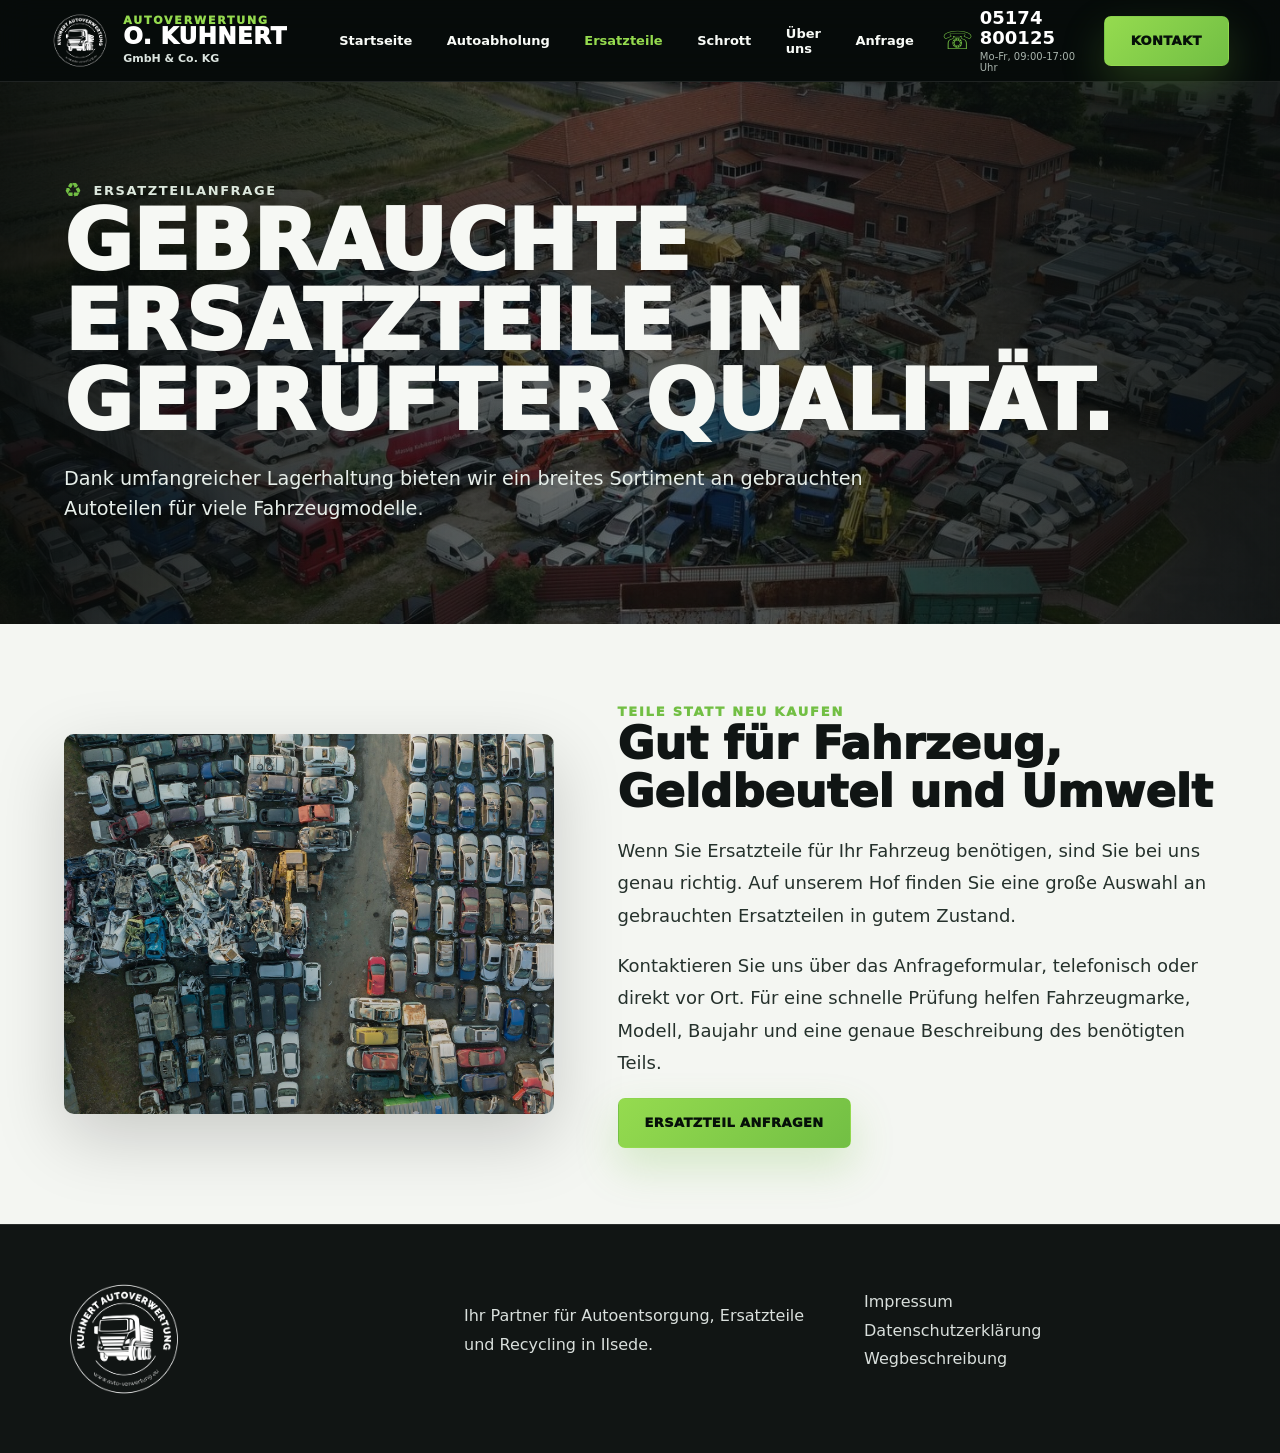
<file: ersatzteile.html>
<!doctype html>
<html lang="de">
  <head><meta charset="utf-8" /><meta name="viewport" content="width=device-width, initial-scale=1" /><title>Ersatzteile | Kuhnert Autoverwertung</title><link rel="stylesheet" href="assets/styles.css" /></head>
  <body>
    <header class="site-header"><a class="brand" href="index.html"><img src="assets/logo.png" alt="Kuhnert Autoverwertung Logo" /><span><span class="brand-kicker">Autoverwertung</span><strong>O. KUHNERT</strong><small>GmbH & Co. KG</small></span></a><nav class="main-nav" aria-label="Hauptnavigation"><a href="index.html">Startseite</a><a href="autoabholung.html">Autoabholung</a><a href="ersatzteile.html" aria-current="page">Ersatzteile</a><a href="schrott-metalle.html">Schrott</a><a href="ueber-uns.html">Über uns</a><a href="angebote.html">Anfrage</a></nav><div class="header-actions"><a class="phone-block" href="tel:+495174800125"><span class="icon">☏</span><span><b>05174 800125</b><small>Mo-Fr, 09:00-17:00 Uhr</small></span></a><a class="button" href="angebote.html">Kontakt</a></div></header>
    <main>
      <section class="page-hero"><span class="eyebrow">Ersatzteilanfrage</span><h1>Gebrauchte Ersatzteile in geprüfter Qualität.</h1><p class="lead">Dank umfangreicher Lagerhaltung bieten wir ein breites Sortiment an gebrauchten Autoteilen für viele Fahrzeugmodelle.</p></section>
      <section class="section light-section split"><div class="media-card media-scrap"></div><div class="prose light"><span class="label">Teile statt neu kaufen</span><h2>Gut für Fahrzeug, Geldbeutel und Umwelt</h2><p>Wenn Sie Ersatzteile für Ihr Fahrzeug benötigen, sind Sie bei uns genau richtig. Auf unserem Hof finden Sie eine große Auswahl an gebrauchten Ersatzteilen in gutem Zustand.</p><p>Kontaktieren Sie uns über das Anfrageformular, telefonisch oder direkt vor Ort. Für eine schnelle Prüfung helfen Fahrzeugmarke, Modell, Baujahr und eine genaue Beschreibung des benötigten Teils.</p><a class="button" href="angebote.html">Ersatzteil anfragen</a></div></section>
    </main>
    <footer class="site-footer"><img src="assets/logo.png" alt="" /><p>Ihr Partner für Autoentsorgung, Ersatzteile und Recycling in Ilsede.</p><p><a href="impressum.html">Impressum</a><br /><a href="datenschutz.html">Datenschutzerklärung</a><br /><a href="https://www.google.com/maps/search/?api=1&query=Bierstra%C3%9Fe%201%2031246%20Ilsede">Wegbeschreibung</a></p></footer>
  </body>
</html>
</file>
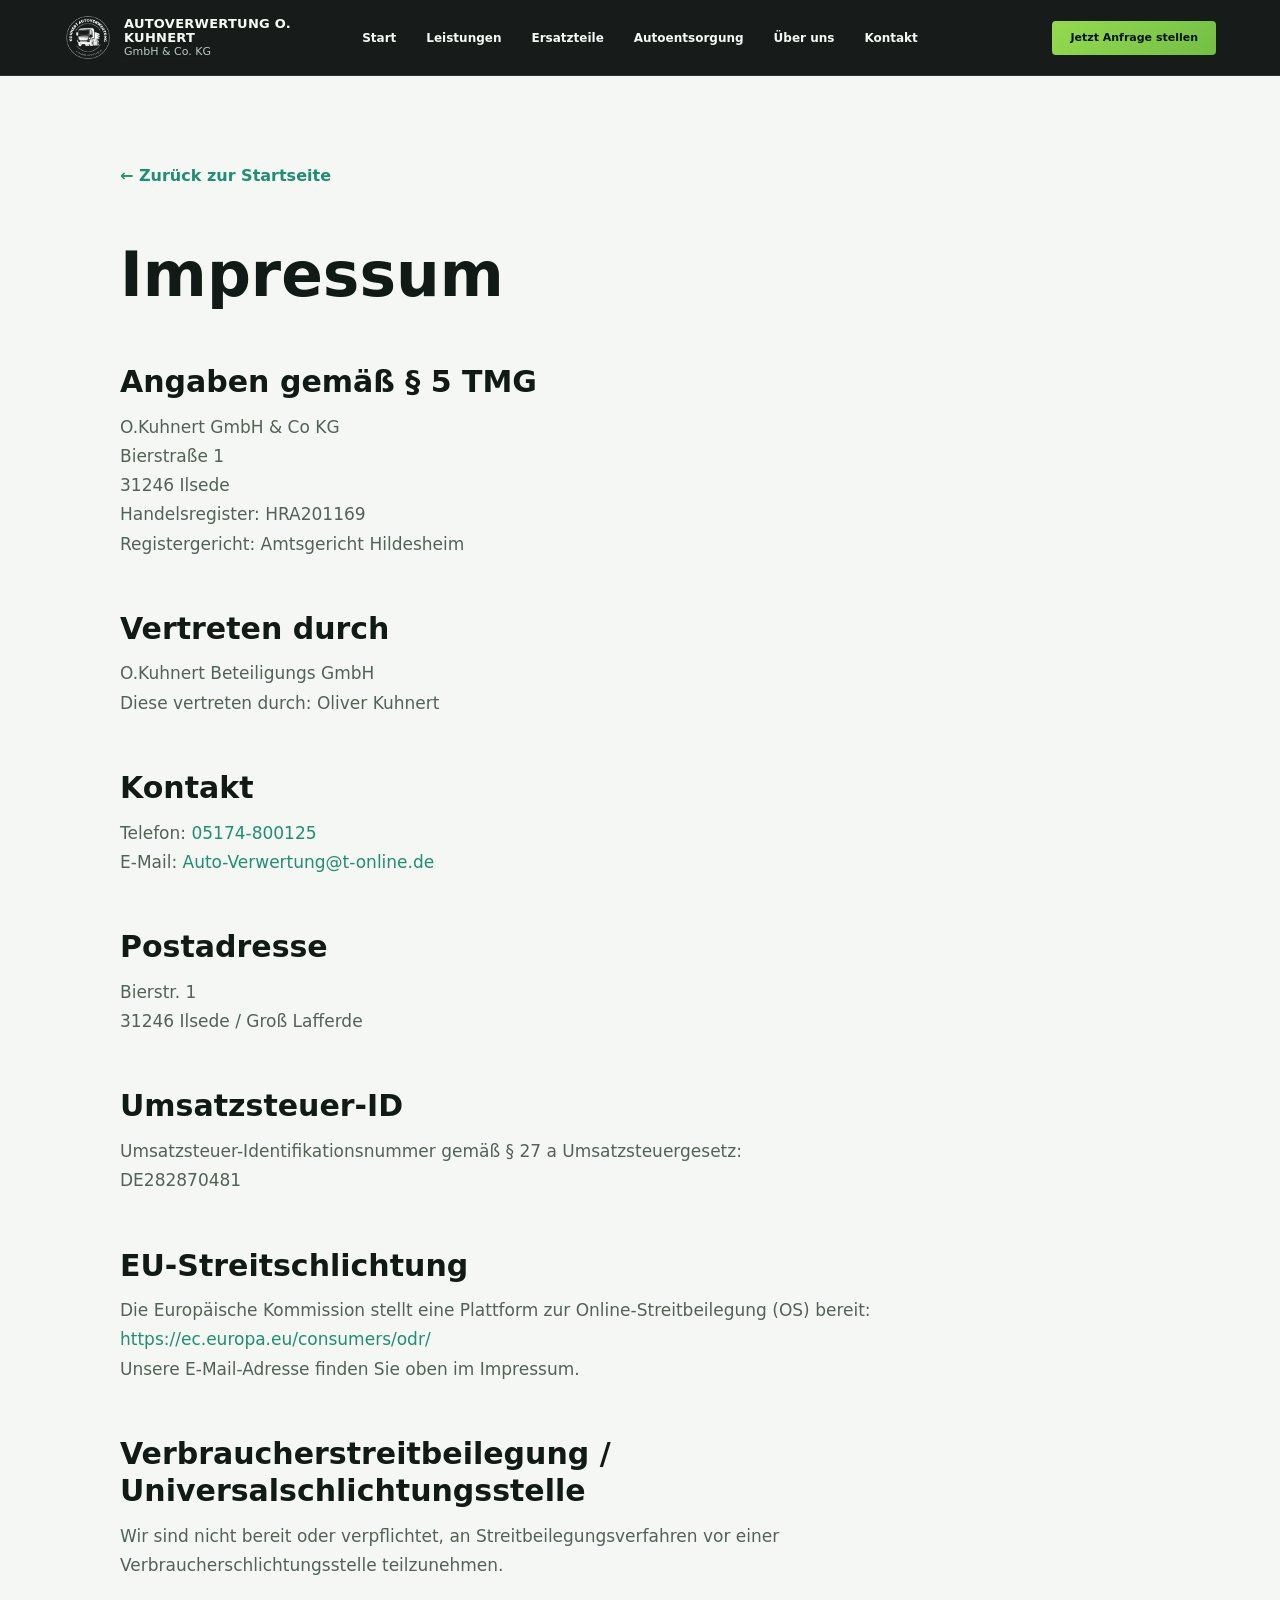
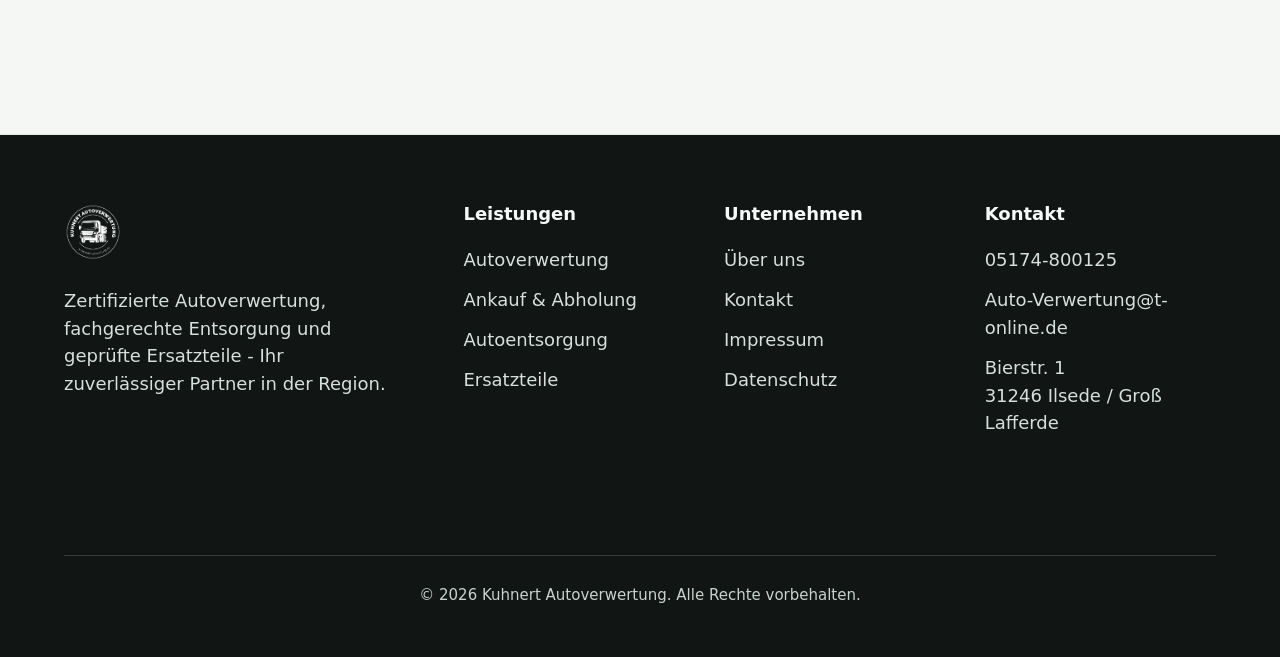
<file: impressum.html>
<!doctype html>
<html lang="de">
  <head>
    <meta charset="utf-8" />
    <meta name="viewport" content="width=device-width, initial-scale=1" />
    <title>Impressum | Kuhnert Autoverwertung</title>
    <meta name="description" content="Impressum der O. Kuhnert GmbH & Co KG." />
    <link rel="stylesheet" href="assets/styles.css" />
  </head>
  <body class="onepage legal-page">
    <header class="onepage-header">
      <a class="onepage-logo" href="index.html#top" aria-label="Zur Startseite">
        <img src="assets/logo.png" alt="Kuhnert Autoverwertung Logo" />
        <span><b>Autoverwertung O. Kuhnert</b><small>GmbH & Co. KG</small></span>
      </a>
      <nav class="onepage-nav" aria-label="Hauptnavigation">
        <a href="index.html#top">Start</a>
        <a href="index.html#leistungen">Leistungen</a>
        <a href="index.html#ersatzteile">Ersatzteile</a>
        <a href="index.html#ablauf">Autoentsorgung</a>
        <a href="index.html#ueber-uns">Über uns</a>
        <a href="index.html#kontakt">Kontakt</a>
      </nav>
      <a class="onepage-header-button" href="index.html#kontakt">Jetzt Anfrage stellen</a>
    </header>

    <main class="legal-main">
      <section class="legal-section">
        <a class="legal-back" href="index.html#top">← Zurück zur Startseite</a>

        <article class="legal-content">
          <h1>Impressum</h1>

          <section>
            <h2>Angaben gemäß § 5 TMG</h2>
            <p>
              O.Kuhnert GmbH &amp; Co KG<br />
              Bierstraße 1<br />
              31246 Ilsede<br />
              Handelsregister: HRA201169<br />
              Registergericht: Amtsgericht Hildesheim
            </p>
          </section>

          <section>
            <h2>Vertreten durch</h2>
            <p>
              O.Kuhnert Beteiligungs GmbH<br />
              Diese vertreten durch: Oliver Kuhnert
            </p>
          </section>

          <section>
            <h2>Kontakt</h2>
            <p>
              Telefon: <a href="tel:+495174800125">05174-800125</a><br />
              E-Mail: <a href="mailto:Auto-Verwertung@t-online.de">Auto-Verwertung@t-online.de</a>
            </p>
          </section>

          <section>
            <h2>Postadresse</h2>
            <p>
              Bierstr. 1<br />
              31246 Ilsede / Groß Lafferde
            </p>
          </section>

          <section>
            <h2>Umsatzsteuer-ID</h2>
            <p>
              Umsatzsteuer-Identifikationsnummer gemäß § 27 a Umsatzsteuergesetz:<br />
              DE282870481
            </p>
          </section>

          <section>
            <h2>EU-Streitschlichtung</h2>
            <p>
              Die Europäische Kommission stellt eine Plattform zur Online-Streitbeilegung (OS) bereit:<br />
              <a href="https://ec.europa.eu/consumers/odr/" rel="noopener noreferrer">https://ec.europa.eu/consumers/odr/</a><br />
              Unsere E-Mail-Adresse finden Sie oben im Impressum.
            </p>
          </section>

          <section>
            <h2>Verbraucherstreitbeilegung / Universalschlichtungsstelle</h2>
            <p>Wir sind nicht bereit oder verpflichtet, an Streitbeilegungsverfahren vor einer Verbraucherschlichtungsstelle teilzunehmen.</p>
          </section>
        </article>
      </section>
    </main>

    <footer class="onepage-footer">
      <div class="footer-brand">
        <img src="assets/logo.png" alt="Kuhnert Autoverwertung Logo" />
        <p>Zertifizierte Autoverwertung, fachgerechte Entsorgung und geprüfte Ersatzteile - Ihr zuverlässiger Partner in der Region.</p>
      </div>
      <div>
        <h3>Leistungen</h3>
        <a href="index.html#leistungen">Autoverwertung</a>
        <a href="index.html#kontakt">Ankauf &amp; Abholung</a>
        <a href="index.html#autoentsorgung">Autoentsorgung</a>
        <a href="index.html#ersatzteile">Ersatzteile</a>
      </div>
      <div>
        <h3>Unternehmen</h3>
        <a href="index.html#ueber-uns">Über uns</a>
        <a href="index.html#kontakt">Kontakt</a>
        <a href="impressum.html">Impressum</a>
        <a href="datenschutz.html">Datenschutz</a>
      </div>
      <div>
        <h3>Kontakt</h3>
        <a href="tel:+495174800125">05174-800125</a>
        <a href="mailto:Auto-Verwertung@t-online.de">Auto-Verwertung@t-online.de</a>
        <a href="https://www.google.com/maps/search/?api=1&query=Bierstr.%201%2031246%20Ilsede%20Gro%C3%9F%20Lafferde">Bierstr. 1<br />31246 Ilsede / Groß Lafferde</a>
      </div>
      <p class="footer-copy">© 2026 Kuhnert Autoverwertung. Alle Rechte vorbehalten.</p>
    </footer>
  </body>
</html>
</file>
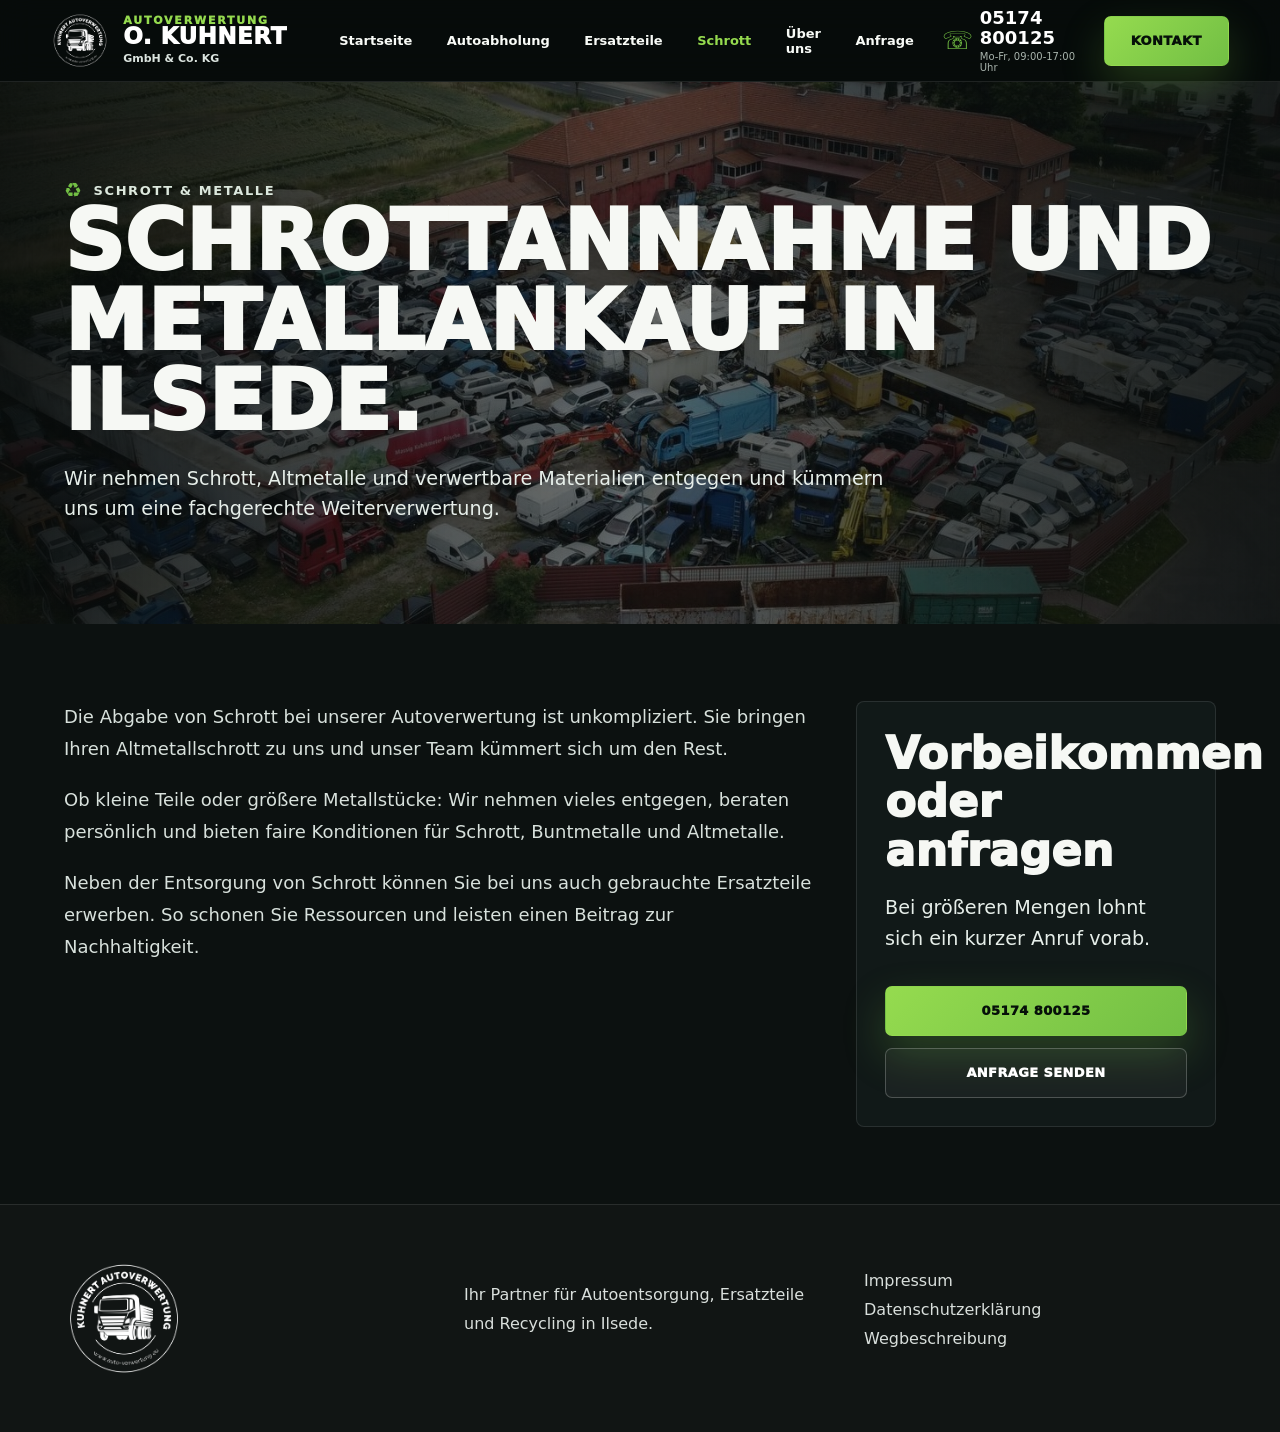
<file: schrott-metalle.html>
<!doctype html>
<html lang="de">
  <head><meta charset="utf-8" /><meta name="viewport" content="width=device-width, initial-scale=1" /><title>Schrott & Metalle | Kuhnert Autoverwertung</title><link rel="stylesheet" href="assets/styles.css" /></head>
  <body>
    <header class="site-header"><a class="brand" href="index.html"><img src="assets/logo.png" alt="Kuhnert Autoverwertung Logo" /><span><span class="brand-kicker">Autoverwertung</span><strong>O. KUHNERT</strong><small>GmbH & Co. KG</small></span></a><nav class="main-nav" aria-label="Hauptnavigation"><a href="index.html">Startseite</a><a href="autoabholung.html">Autoabholung</a><a href="ersatzteile.html">Ersatzteile</a><a href="schrott-metalle.html" aria-current="page">Schrott</a><a href="ueber-uns.html">Über uns</a><a href="angebote.html">Anfrage</a></nav><div class="header-actions"><a class="phone-block" href="tel:+495174800125"><span class="icon">☏</span><span><b>05174 800125</b><small>Mo-Fr, 09:00-17:00 Uhr</small></span></a><a class="button" href="angebote.html">Kontakt</a></div></header>
    <main>
      <section class="page-hero"><span class="eyebrow">Schrott & Metalle</span><h1>Schrottannahme und Metallankauf in Ilsede.</h1><p class="lead">Wir nehmen Schrott, Altmetalle und verwertbare Materialien entgegen und kümmern uns um eine fachgerechte Weiterverwertung.</p></section>
      <section class="section content-grid">
        <div class="prose"><p>Die Abgabe von Schrott bei unserer Autoverwertung ist unkompliziert. Sie bringen Ihren Altmetallschrott zu uns und unser Team kümmert sich um den Rest.</p><p>Ob kleine Teile oder größere Metallstücke: Wir nehmen vieles entgegen, beraten persönlich und bieten faire Konditionen für Schrott, Buntmetalle und Altmetalle.</p><p>Neben der Entsorgung von Schrott können Sie bei uns auch gebrauchte Ersatzteile erwerben. So schonen Sie Ressourcen und leisten einen Beitrag zur Nachhaltigkeit.</p></div>
        <aside class="side-panel"><h2>Vorbeikommen oder anfragen</h2><p class="lead">Bei größeren Mengen lohnt sich ein kurzer Anruf vorab.</p><a class="button" href="tel:+495174800125">05174 800125</a><a class="button ghost" href="angebote.html">Anfrage senden</a></aside>
      </section>
    </main>
    <footer class="site-footer"><img src="assets/logo.png" alt="" /><p>Ihr Partner für Autoentsorgung, Ersatzteile und Recycling in Ilsede.</p><p><a href="impressum.html">Impressum</a><br /><a href="datenschutz.html">Datenschutzerklärung</a><br /><a href="https://www.google.com/maps/search/?api=1&query=Bierstra%C3%9Fe%201%2031246%20Ilsede">Wegbeschreibung</a></p></footer>
  </body>
</html>
</file>
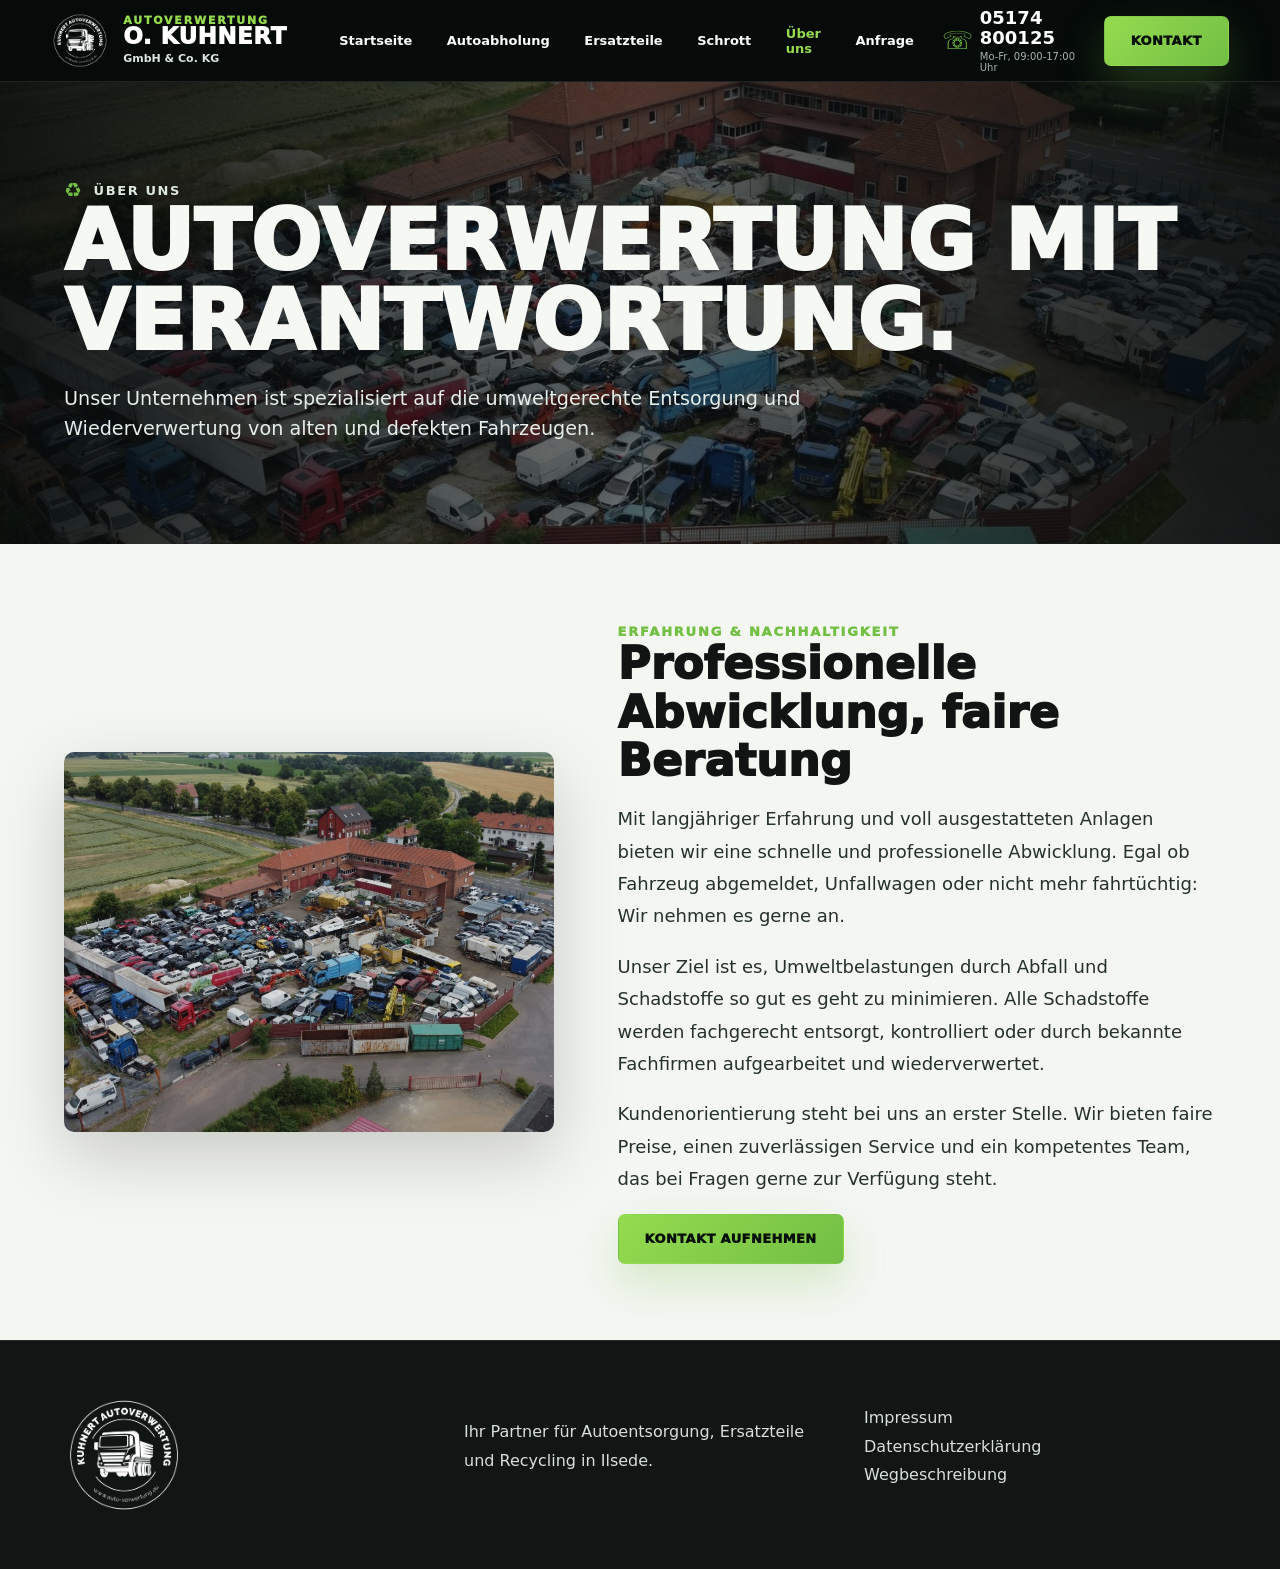
<file: ueber-uns.html>
<!doctype html>
<html lang="de">
  <head><meta charset="utf-8" /><meta name="viewport" content="width=device-width, initial-scale=1" /><title>Über uns | Kuhnert Autoverwertung</title><link rel="stylesheet" href="assets/styles.css" /></head>
  <body>
    <header class="site-header"><a class="brand" href="index.html"><img src="assets/logo.png" alt="Kuhnert Autoverwertung Logo" /><span><span class="brand-kicker">Autoverwertung</span><strong>O. KUHNERT</strong><small>GmbH & Co. KG</small></span></a><nav class="main-nav" aria-label="Hauptnavigation"><a href="index.html">Startseite</a><a href="autoabholung.html">Autoabholung</a><a href="ersatzteile.html">Ersatzteile</a><a href="schrott-metalle.html">Schrott</a><a href="ueber-uns.html" aria-current="page">Über uns</a><a href="angebote.html">Anfrage</a></nav><div class="header-actions"><a class="phone-block" href="tel:+495174800125"><span class="icon">☏</span><span><b>05174 800125</b><small>Mo-Fr, 09:00-17:00 Uhr</small></span></a><a class="button" href="angebote.html">Kontakt</a></div></header>
    <main>
      <section class="page-hero"><span class="eyebrow">Über uns</span><h1>Autoverwertung mit Verantwortung.</h1><p class="lead">Unser Unternehmen ist spezialisiert auf die umweltgerechte Entsorgung und Wiederverwertung von alten und defekten Fahrzeugen.</p></section>
      <section class="section light-section split"><div class="media-card media-yard"></div><div class="prose light"><span class="label">Erfahrung & Nachhaltigkeit</span><h2>Professionelle Abwicklung, faire Beratung</h2><p>Mit langjähriger Erfahrung und voll ausgestatteten Anlagen bieten wir eine schnelle und professionelle Abwicklung. Egal ob Fahrzeug abgemeldet, Unfallwagen oder nicht mehr fahrtüchtig: Wir nehmen es gerne an.</p><p>Unser Ziel ist es, Umweltbelastungen durch Abfall und Schadstoffe so gut es geht zu minimieren. Alle Schadstoffe werden fachgerecht entsorgt, kontrolliert oder durch bekannte Fachfirmen aufgearbeitet und wiederverwertet.</p><p>Kundenorientierung steht bei uns an erster Stelle. Wir bieten faire Preise, einen zuverlässigen Service und ein kompetentes Team, das bei Fragen gerne zur Verfügung steht.</p><a class="button" href="angebote.html">Kontakt aufnehmen</a></div></section>
    </main>
    <footer class="site-footer"><img src="assets/logo.png" alt="" /><p>Ihr Partner für Autoentsorgung, Ersatzteile und Recycling in Ilsede.</p><p><a href="impressum.html">Impressum</a><br /><a href="datenschutz.html">Datenschutzerklärung</a><br /><a href="https://www.google.com/maps/search/?api=1&query=Bierstra%C3%9Fe%201%2031246%20Ilsede">Wegbeschreibung</a></p></footer>
  </body>
</html>
</file>
<file: assets/styles.css>
:root {
  --bg: #0c1110;
  --bg-deep: #070b0a;
  --panel: #111918;
  --panel-soft: #18221f;
  --paper: #f4f6f2;
  --ink: #101514;
  --text: #f6f8f4;
  --muted: #a8b4ad;
  --line: rgba(255, 255, 255, 0.1);
  --line-dark: rgba(16, 21, 20, 0.12);
  --green: #72bf44;
  --green-bright: #95db4f;
  --green-dark: #326d30;
  --mint: #34d49b;
  --yellow: #ffc52d;
}

* {
  box-sizing: border-box;
}

html {
  scroll-behavior: smooth;
}

body {
  margin: 0;
  background: var(--bg);
  color: var(--text);
  font-family: "Montserrat", "Avenir Next", "Segoe UI", system-ui, sans-serif;
}

img {
  display: block;
  max-width: 100%;
}

a {
  color: inherit;
}

.site-header {
  position: relative;
  z-index: 20;
  display: flex;
  align-items: center;
  justify-content: space-between;
  gap: 28px;
  min-height: 82px;
  padding: 0 clamp(20px, 4vw, 72px);
  background: rgba(7, 11, 10, 0.94);
  border-bottom: 1px solid var(--line);
  backdrop-filter: blur(16px);
}

.brand {
  display: flex;
  align-items: center;
  gap: 14px;
  text-decoration: none;
  min-width: 260px;
}

.brand img {
  width: 58px;
  height: 58px;
  object-fit: contain;
}

.brand-kicker {
  display: block;
  color: var(--green-bright);
  font-size: 11px;
  font-weight: 950;
  letter-spacing: 1.8px;
  line-height: 1;
  text-transform: uppercase;
}

.brand strong {
  display: block;
  color: #fff;
  font-size: 23px;
  font-weight: 950;
  letter-spacing: 0.5px;
  line-height: 0.95;
}

.brand small {
  color: #dbe4df;
  font-size: 11px;
  font-weight: 800;
}

.main-nav {
  display: flex;
  align-items: center;
  justify-content: center;
  gap: clamp(18px, 2.7vw, 42px);
  font-size: 13px;
  font-weight: 850;
}

.main-nav a {
  color: #f8fbf7;
  text-decoration: none;
}

.main-nav a[aria-current="page"],
.main-nav a:hover {
  color: var(--green-bright);
}

.header-actions {
  display: flex;
  align-items: center;
  gap: 18px;
}

.phone-block {
  display: grid;
  grid-template-columns: 28px 1fr;
  gap: 10px;
  align-items: center;
  text-decoration: none;
}

.phone-block .icon {
  color: var(--green);
  font-size: 25px;
}

.phone-block b {
  display: block;
  color: #fff;
  font-size: 18px;
  line-height: 1.1;
}

.phone-block small {
  display: block;
  color: var(--muted);
  font-size: 10px;
  margin-top: 3px;
}

.button {
  display: inline-flex;
  align-items: center;
  justify-content: center;
  gap: 10px;
  min-height: 50px;
  padding: 0 26px;
  border: 1px solid transparent;
  border-radius: 7px;
  background: linear-gradient(135deg, var(--green-bright), var(--green));
  color: #061009;
  font-size: 13px;
  font-weight: 950;
  letter-spacing: 0.4px;
  text-decoration: none;
  text-transform: uppercase;
  box-shadow: 0 18px 42px rgba(114, 191, 68, 0.25);
  cursor: pointer;
}

button.button {
  font-family: inherit;
}

.button:hover {
  transform: translateY(-1px);
}

.button.ghost {
  background: rgba(255, 255, 255, 0.045);
  border-color: rgba(255, 255, 255, 0.22);
  color: #fff;
  box-shadow: none;
}

.hero {
  position: relative;
  min-height: 640px;
  display: flex;
  align-items: center;
  padding: 108px clamp(24px, 5vw, 78px) 78px;
  background-image:
    radial-gradient(circle at 18% 58%, rgba(114, 191, 68, 0.22), transparent 28%),
    linear-gradient(90deg, rgba(7, 11, 10, 0.94) 0%, rgba(7, 11, 10, 0.76) 38%, rgba(7, 11, 10, 0.2) 72%, rgba(7, 11, 10, 0.78) 100%),
    linear-gradient(0deg, rgba(7, 11, 10, 0.74), rgba(7, 11, 10, 0.22)),
    url("yard-front.jpg");
  background-position: center;
  background-size: cover;
}

.hero-inner {
  width: min(760px, 100%);
}

.eyebrow {
  display: inline-flex;
  align-items: center;
  gap: 10px;
  color: #dce8dd;
  font-size: 13px;
  font-weight: 900;
  letter-spacing: 1.6px;
  text-transform: uppercase;
}

.eyebrow::before {
  content: "♻";
  color: var(--green);
  font-size: 20px;
}

h1,
h2,
h3,
p {
  margin-top: 0;
}

h1 {
  margin-bottom: 22px;
  font-size: clamp(46px, 6.5vw, 88px);
  font-weight: 950;
  letter-spacing: 0;
  line-height: 0.96;
  text-transform: uppercase;
}

h2 {
  margin-bottom: 18px;
  font-size: clamp(32px, 3.5vw, 50px);
  font-weight: 950;
  line-height: 1.08;
}

h3 {
  font-size: 20px;
  font-weight: 950;
}

.accent {
  color: var(--green);
}

.lead {
  max-width: 690px;
  color: #e6eee9;
  font-size: clamp(18px, 1.5vw, 23px);
  line-height: 1.6;
}

.hero-badges {
  display: flex;
  flex-wrap: wrap;
  gap: 24px;
  margin: 46px 0 36px;
}

.hero-badge {
  display: flex;
  align-items: center;
  gap: 13px;
  color: #fff;
  font-size: 13px;
  font-weight: 900;
  line-height: 1.25;
  text-transform: uppercase;
}

.badge-icon,
.card-icon,
.contact-icon {
  display: grid;
  place-items: center;
  border-radius: 50%;
}

.badge-icon {
  width: 48px;
  height: 48px;
  border: 1px solid rgba(149, 219, 79, 0.6);
  color: var(--green-bright);
  font-size: 22px;
}

.hero-actions,
.actions {
  display: flex;
  flex-wrap: wrap;
  gap: 16px;
}

.section {
  padding: clamp(56px, 6vw, 92px) clamp(22px, 5vw, 78px);
}

.light-section {
  background: var(--paper);
  color: var(--ink);
}

.split {
  display: grid;
  grid-template-columns: 0.9fr 1.1fr;
  gap: clamp(36px, 5vw, 76px);
  align-items: center;
}

.media-card {
  min-height: 380px;
  border-radius: 10px;
  overflow: hidden;
  background-position: center;
  background-size: cover;
  box-shadow: 0 24px 70px rgba(0, 0, 0, 0.18);
}

.media-yard {
  background-image:
    linear-gradient(180deg, rgba(7, 11, 10, 0.08), rgba(7, 11, 10, 0.2)),
    url("yard-aerial.jpg");
}

.media-scrap {
  background-image:
    linear-gradient(180deg, rgba(7, 11, 10, 0.1), rgba(7, 11, 10, 0.25)),
    url("scrapyard.jpg");
}

.label {
  color: var(--green);
  font-size: 13px;
  font-weight: 950;
  letter-spacing: 1.8px;
  text-transform: uppercase;
}

.light-section p {
  color: #35413c;
}

.body-copy {
  font-size: 18px;
  line-height: 1.74;
}

.checks {
  display: grid;
  gap: 12px;
  margin: 24px 0 30px;
  color: #26322d;
  font-weight: 800;
}

.checks span::before {
  content: "✓";
  display: inline-grid;
  place-items: center;
  width: 21px;
  height: 21px;
  margin-right: 10px;
  border-radius: 50%;
  background: #dff3d4;
  color: #3f9d35;
  font-size: 12px;
}

.dark-image-section {
  background-image:
    linear-gradient(180deg, rgba(12, 17, 16, 0.95), rgba(12, 17, 16, 0.98)),
    url("scrapyard.jpg");
  background-position: center;
  background-size: cover;
}

.center {
  max-width: 900px;
  margin-inline: auto;
  text-align: center;
}

.cards {
  display: grid;
  grid-template-columns: repeat(4, 1fr);
  gap: 22px;
  margin-top: 42px;
}

.card {
  min-height: 238px;
  padding: 30px;
  border: 1px solid var(--line);
  border-radius: 8px;
  background: linear-gradient(180deg, rgba(255, 255, 255, 0.07), rgba(255, 255, 255, 0.025));
  box-shadow: inset 0 1px 0 rgba(255, 255, 255, 0.06);
}

.card-icon {
  width: 50px;
  height: 50px;
  margin-bottom: 24px;
  color: var(--green);
  font-size: 32px;
  background: rgba(114, 191, 68, 0.1);
}

.card h3 {
  margin-bottom: 12px;
  text-transform: uppercase;
}

.card p {
  color: var(--muted);
  line-height: 1.65;
}

.card a {
  color: var(--green-bright);
  font-size: 13px;
  font-weight: 950;
  text-decoration: none;
  text-transform: uppercase;
}

.cta-band {
  display: grid;
  grid-template-columns: 1fr auto;
  align-items: center;
  gap: 28px;
  margin-top: 48px;
  padding: clamp(26px, 3vw, 42px);
  border-radius: 9px;
  background-image:
    linear-gradient(90deg, rgba(25, 94, 75, 0.92), rgba(10, 16, 15, 0.35)),
    url("scrapyard.jpg");
  background-position: center 56%;
  background-size: cover;
}

.cta-band h2,
.cta-band h3 {
  margin-bottom: 10px;
  text-transform: uppercase;
}

.cta-band p {
  margin-bottom: 0;
  color: #dce8dd;
}

.contact-grid {
  display: grid;
  grid-template-columns: 430px 1fr;
  gap: 34px;
}

.contact-panel {
  padding: clamp(28px, 3vw, 42px);
  border: 1px solid var(--line);
  border-radius: 9px;
  background: rgba(8, 12, 12, 0.88);
}

.contact-list {
  display: grid;
  gap: 24px;
}

.contact-row {
  display: grid;
  grid-template-columns: 42px 1fr;
  gap: 16px;
}

.contact-icon {
  width: 42px;
  height: 42px;
  color: var(--green-bright);
  background: rgba(114, 191, 68, 0.13);
}

.contact-row b {
  display: block;
  margin-bottom: 5px;
  font-size: 14px;
}

.contact-row span,
.contact-row a {
  color: var(--muted);
  font-size: 14px;
  line-height: 1.45;
  text-decoration: none;
}

.map-panel {
  position: relative;
  min-height: 430px;
  border-radius: 9px;
  overflow: hidden;
  background:
    linear-gradient(90deg, rgba(15, 22, 21, 0.62), rgba(15, 22, 21, 0.15)),
    linear-gradient(36deg, transparent 0 49%, rgba(149, 219, 79, 0.3) 49% 50%, transparent 50%),
    linear-gradient(118deg, transparent 0 48%, rgba(255, 255, 255, 0.16) 48% 49%, transparent 49%),
    #182420;
}

.map-panel::before {
  content: "";
  position: absolute;
  inset: 0;
  background-image:
    linear-gradient(rgba(255, 255, 255, 0.05) 1px, transparent 1px),
    linear-gradient(90deg, rgba(255, 255, 255, 0.05) 1px, transparent 1px);
  background-size: 52px 52px;
  opacity: 0.35;
}

.pin {
  position: absolute;
  left: 56%;
  top: 40%;
  width: 44px;
  height: 44px;
  border-radius: 50% 50% 50% 0;
  background: var(--green);
  transform: rotate(-45deg);
}

.pin::after {
  content: "";
  position: absolute;
  left: 14px;
  top: 14px;
  width: 16px;
  height: 16px;
  border-radius: 50%;
  background: var(--bg);
}

.page-hero {
  padding: 96px clamp(22px, 5vw, 78px) 80px;
  background-image:
    linear-gradient(90deg, rgba(7, 11, 10, 0.92), rgba(7, 11, 10, 0.58), rgba(7, 11, 10, 0.9)),
    url("yard-aerial.jpg");
  background-position: center;
  background-size: cover;
}

.page-hero .lead {
  max-width: 850px;
}

.content-grid {
  display: grid;
  grid-template-columns: minmax(0, 1fr) 360px;
  gap: 44px;
  align-items: start;
}

.prose {
  max-width: 980px;
}

.prose p {
  color: #d8e1dc;
  font-size: 18px;
  line-height: 1.8;
}

.prose.light p {
  color: #25312c;
}

.steps {
  display: grid;
  gap: 16px;
  margin-top: 28px;
}

.step {
  display: grid;
  grid-template-columns: 58px 1fr;
  gap: 18px;
  padding: 22px;
  border: 1px solid var(--line);
  border-radius: 8px;
  background: rgba(255, 255, 255, 0.045);
}

.step-number {
  display: grid;
  place-items: center;
  width: 58px;
  height: 58px;
  border-radius: 50%;
  background: var(--green-bright);
  color: #07100b;
  font-weight: 950;
}

.side-panel {
  padding: 28px;
  border: 1px solid var(--line);
  border-radius: 8px;
  background: var(--panel);
}

.side-panel .button {
  width: 100%;
  margin-top: 12px;
}

.form-page {
  background: var(--paper);
  color: var(--ink);
}

.form-wrap {
  display: grid;
  grid-template-columns: 0.75fr 1.25fr;
  gap: 38px;
  align-items: start;
}

.form-intro {
  min-height: 690px;
  padding: 36px;
  border-radius: 9px;
  overflow: hidden;
  background-image:
    linear-gradient(180deg, rgba(12, 17, 16, 0.12), rgba(12, 17, 16, 0.9)),
    url("yard-aerial.jpg");
  background-position: center;
  background-size: cover;
  color: #fff;
}

.form-intro h2 {
  margin-top: 250px;
}

.form-intro p {
  color: #dbe4df;
  font-size: 17px;
  line-height: 1.7;
}

.request-form {
  display: grid;
  grid-template-columns: 1fr 1fr;
  gap: 20px;
}

.field {
  display: grid;
  gap: 8px;
}

.field.full {
  grid-column: 1 / -1;
}

label {
  color: var(--ink);
  font-size: 14px;
  font-weight: 900;
}

input,
textarea,
select {
  width: 100%;
  min-height: 58px;
  padding: 0 16px;
  border: 1px solid #dde5e0;
  border-radius: 6px;
  background: #edf2ef;
  color: var(--ink);
  font: inherit;
}

textarea {
  min-height: 170px;
  padding-top: 16px;
  resize: vertical;
}

.site-footer {
  display: grid;
  grid-template-columns: 1fr 1fr 1fr;
  gap: 48px;
  align-items: center;
  padding: 54px clamp(22px, 5vw, 78px);
  border-top: 1px solid var(--line);
  background: #111514;
}

.site-footer img {
  width: 120px;
}

.site-footer p,
.site-footer a {
  color: #d9dfdc;
  text-decoration: none;
  line-height: 1.8;
}

.legal-page {
  min-height: 50vh;
}

@media (max-width: 980px) {
  .site-header {
    align-items: flex-start;
    flex-wrap: wrap;
    padding-top: 14px;
    padding-bottom: 14px;
  }

  .brand {
    min-width: 0;
  }

  .main-nav {
    order: 3;
    width: 100%;
    justify-content: flex-start;
    overflow-x: auto;
    padding-top: 10px;
  }

  .phone-block {
    display: none;
  }

  .split,
  .contact-grid,
  .content-grid,
  .form-wrap,
  .site-footer {
    grid-template-columns: 1fr;
  }

  .cards {
    grid-template-columns: repeat(2, 1fr);
  }

  .cta-band {
    grid-template-columns: 1fr;
  }

  .form-intro {
    min-height: 430px;
  }

  .form-intro h2 {
    margin-top: 160px;
  }
}

@media (max-width: 640px) {
  .site-header {
    min-height: 74px;
    gap: 10px;
  }

  .brand img {
    width: 46px;
    height: 46px;
  }

  .brand-kicker {
    display: none;
  }

  .brand strong {
    font-size: 18px;
  }

  .header-actions .button {
    min-height: 42px;
    padding-inline: 16px;
    font-size: 12px;
  }

  .main-nav {
    display: none;
  }

  .hero {
    min-height: 640px;
    padding: 58px 22px 34px;
    background-position: center;
  }

  h1 {
    font-size: 43px;
  }

  .hero-badges {
    display: grid;
    gap: 14px;
  }

  .hero-actions,
  .actions,
  .request-form {
    display: grid;
    grid-template-columns: 1fr;
  }

  .button {
    width: 100%;
  }

  .media-card {
    min-height: 230px;
  }

  .cards {
    grid-template-columns: 1fr;
  }

  .card {
    min-height: 0;
  }

  .contact-panel {
    padding: 24px;
  }

  .map-panel {
    min-height: 300px;
  }

  .step {
    grid-template-columns: 44px 1fr;
    padding: 16px;
  }

  .step-number {
    width: 44px;
    height: 44px;
  }

  .form-intro {
    min-height: 360px;
    padding: 24px;
  }

  .form-intro h2 {
    margin-top: 110px;
  }

  .site-footer {
    text-align: center;
  }

  .site-footer img {
    margin: 0 auto;
  }
}

/* Onepage redesign */
.onepage {
  --one-bg: #f6f8f7;
  --one-soft: #eef3f1;
  --one-card: #ffffff;
  --one-ink: #13201c;
  --one-muted: #66756f;
  --one-line: #dde8e4;
  --one-teal: #19b394;
  --one-teal-dark: #0d8e76;
  background: var(--one-bg);
  color: var(--one-ink);
  font-family: "Montserrat", "Avenir Next", "Segoe UI", system-ui, sans-serif;
}

.onepage {
  --one-bg: #0c1110;
  --one-soft: #111918;
  --one-card: rgba(255, 255, 255, 0.055);
  --one-ink: #f6f8f4;
  --one-muted: #a8b4ad;
  --one-line: rgba(255, 255, 255, 0.1);
  --one-teal: #72bf44;
  --one-teal-dark: #95db4f;
}

.onepage-header {
  position: sticky;
  top: 0;
  z-index: 30;
  display: grid;
  grid-template-columns: 1fr auto 1fr;
  align-items: center;
  min-height: 62px;
  padding: 0 clamp(18px, 5vw, 96px);
  background: rgba(7, 11, 10, 0.94);
  border-bottom: 1px solid rgba(255, 255, 255, 0.1);
  backdrop-filter: blur(18px);
}

.onepage-logo img {
  width: 34px;
  height: 34px;
  object-fit: contain;
}

.onepage-nav {
  display: flex;
  gap: 30px;
  align-items: center;
  color: #f8fbf7;
  font-size: 12px;
  font-weight: 850;
}

.onepage-nav a,
.onepage-footer a {
  color: inherit;
  text-decoration: none;
}

.onepage-nav a:hover {
  color: var(--one-teal);
}

.onepage-header-button {
  justify-self: end;
  display: inline-flex;
  align-items: center;
  justify-content: center;
  min-height: 34px;
  padding: 0 18px;
  border-radius: 4px;
  background: linear-gradient(135deg, #95db4f, #72bf44);
  color: #061009;
  font-size: 11px;
  font-weight: 900;
  text-decoration: none;
}

.onepage-hero {
  position: relative;
  min-height: 760px;
  display: grid;
  place-items: center;
  padding: 110px 22px 120px;
  text-align: center;
  background-image:
    radial-gradient(circle at 48% 58%, rgba(114, 191, 68, 0.18), transparent 32%),
    linear-gradient(180deg, rgba(7, 11, 10, 0.5), rgba(7, 11, 10, 0.92) 78%, #0c1110 100%),
    linear-gradient(90deg, rgba(7, 11, 10, 0.75), rgba(7, 11, 10, 0.2), rgba(7, 11, 10, 0.75)),
    url("yard-aerial.jpg");
  background-position: center top;
  background-size: cover;
}

.onepage-hero::after {
  content: "";
  position: absolute;
  left: 0;
  right: 0;
  bottom: -1px;
  height: 150px;
  background: linear-gradient(180deg, rgba(12,17,16,0), #0c1110);
  pointer-events: none;
}

.onepage-hero-content {
  position: relative;
  z-index: 1;
  width: min(920px, 100%);
}

.onepage-kicker,
.onepage-section-head span,
.onepage-line {
  display: inline-block;
  width: 34px;
  height: 2px;
  margin-bottom: 18px;
  background: var(--one-teal);
}

.onepage-kicker {
  width: auto;
  height: auto;
  margin-bottom: 16px;
  background: transparent;
  color: var(--one-teal);
  font-size: 12px;
  font-weight: 950;
  letter-spacing: 1.6px;
  text-transform: uppercase;
}

.onepage h1,
.onepage h2,
.onepage h3 {
  color: var(--one-ink);
  letter-spacing: 0;
}

.onepage h1 {
  max-width: 860px;
  margin: 0 auto 18px;
  font-size: clamp(42px, 5.4vw, 78px);
  font-weight: 780;
  line-height: 1;
  text-transform: none;
}

.onepage h1 span {
  display: block;
  color: #95db4f;
}

.onepage-hero p {
  max-width: 680px;
  margin: 0 auto;
  color: #dce8dd;
  font-size: 18px;
  line-height: 1.65;
}

.onepage-hero-actions {
  display: flex;
  justify-content: center;
  gap: 14px;
  margin-top: 28px;
}

.onepage-button {
  display: inline-flex;
  align-items: center;
  justify-content: center;
  min-height: 44px;
  padding: 0 24px;
  border: 0;
  border-radius: 4px;
  background: linear-gradient(135deg, #95db4f, #72bf44);
  color: #061009;
  font: inherit;
  font-size: 13px;
  font-weight: 900;
  text-decoration: none;
  box-shadow: 0 16px 32px rgba(25, 179, 148, 0.22);
  cursor: pointer;
}

.onepage-button.secondary {
  background: rgba(255, 255, 255, 0.06);
  color: #fff;
  border: 1px solid rgba(255, 255, 255, 0.22);
  box-shadow: 0 10px 28px rgba(31, 48, 42, 0.12);
}

.onepage-hero-facts {
  display: grid;
  grid-template-columns: repeat(4, 1fr);
  gap: 14px;
  max-width: 820px;
  margin: 34px auto 0;
}

.onepage-hero-facts div,
.onepage-feature-grid article,
.onepage-service-grid article,
.onepage-trust-grid article,
.onepage-contact-cards a {
  border: 1px solid var(--one-line);
  border-radius: 8px;
  background: var(--one-card);
  box-shadow: inset 0 1px 0 rgba(255, 255, 255, 0.06);
}

.onepage-hero-facts div {
  padding: 14px;
  text-align: left;
}

.onepage-hero-facts b,
.onepage-hero-facts span {
  display: block;
}

.onepage-hero-facts b {
  font-size: 12px;
}

.onepage-hero-facts span {
  margin-top: 4px;
  color: var(--one-muted);
  font-size: 11px;
}

.onepage-section {
  padding: clamp(70px, 8vw, 112px) clamp(22px, 5vw, 96px);
  background: #0c1110;
}

.onepage-band {
  background: #111918;
}

.onepage-section-head {
  width: min(760px, 100%);
  margin: 0 auto 46px;
  text-align: center;
}

.onepage-section-head h2 {
  margin-bottom: 10px;
  font-size: clamp(28px, 3vw, 42px);
  font-weight: 760;
  text-transform: none;
}

.onepage-section-head p,
.onepage p {
  color: var(--one-muted);
  line-height: 1.7;
}

.onepage-feature-grid {
  display: grid;
  grid-template-columns: repeat(3, minmax(0, 1fr));
  gap: 18px;
  width: min(980px, 100%);
  margin: 0 auto;
}

.onepage-feature-grid article,
.onepage-service-grid article {
  padding: 28px;
}

.onepage-feature-grid article:nth-child(4),
.onepage-feature-grid article:nth-child(5) {
  transform: translateX(calc(50% + 9px));
}

.onepage-feature-grid i,
.onepage-service-grid i,
.onepage-trust-grid i {
  display: grid;
  place-items: center;
  width: 34px;
  height: 34px;
  margin-bottom: 18px;
  border-radius: 6px;
  background: var(--one-teal);
  color: #fff;
  font-style: normal;
  font-weight: 950;
}

.onepage-feature-grid h3,
.onepage-service-grid h3,
.onepage-trust-grid h3 {
  margin-bottom: 10px;
  font-size: 18px;
  font-weight: 760;
}

.onepage-feature-grid p,
.onepage-service-grid p,
.onepage-trust-grid p {
  margin-bottom: 0;
  font-size: 14px;
}

.onepage-split {
  display: grid;
  grid-template-columns: 1fr 1fr;
  gap: clamp(42px, 7vw, 96px);
  align-items: center;
  width: min(1040px, 100%);
  margin: 0 auto;
}

.onepage-split img {
  width: 100%;
  aspect-ratio: 1.55 / 1;
  border-radius: 8px;
  object-fit: cover;
  box-shadow: 0 24px 60px rgba(0, 0, 0, 0.26);
}

.onepage-split h2 {
  font-size: clamp(30px, 3.2vw, 44px);
  font-weight: 760;
  text-transform: none;
}

.onepage-split p {
  font-size: 16px;
}

.onepage-service-grid {
  display: grid;
  grid-template-columns: repeat(2, minmax(0, 1fr));
  gap: 18px;
  width: min(980px, 100%);
  margin: 0 auto;
}

.onepage-service-grid a {
  display: inline-block;
  margin-top: 18px;
  color: var(--one-teal);
  font-size: 13px;
  font-weight: 950;
  text-decoration: none;
}

.onepage-process {
  position: relative;
  display: grid;
  grid-template-columns: repeat(4, 1fr);
  gap: 34px;
  width: min(980px, 100%);
  margin: 0 auto;
  text-align: center;
}

.onepage-process b {
  display: grid;
  place-items: center;
  width: 48px;
  height: 48px;
  margin: 0 auto 18px;
  border: 1px solid rgba(25, 179, 148, 0.25);
  border-radius: 50%;
  background: #e5faf5;
  color: var(--one-teal);
}

.onepage-process h3 {
  font-size: 16px;
}

.onepage-process p {
  font-size: 13px;
}

.onepage-trust-grid {
  display: grid;
  grid-template-columns: repeat(4, 1fr);
  gap: 18px;
  width: min(980px, 100%);
  margin: 0 auto;
}

.onepage-trust-grid article {
  padding: 24px;
  text-align: center;
}

.onepage-trust-grid i {
  margin-inline: auto;
  border-radius: 50%;
  background: #e5faf5;
  color: var(--one-teal);
}

.onepage-contact {
  background: #f4f6f8;
  color: #151b26;
}

.onepage-contact .onepage-section-head h2,
.onepage-contact .onepage-section-head p {
  color: #151b26;
}

.onepage-contact-cards {
  display: flex;
  justify-content: center;
  gap: 16px;
  margin: -16px auto 34px;
}

.onepage-contact-cards a {
  min-width: 230px;
  padding: 18px 22px;
  color: var(--one-ink);
  text-decoration: none;
}

.onepage-contact-cards b,
.onepage-contact-cards span {
  display: block;
}

.onepage-contact-cards span {
  margin-top: 4px;
  color: var(--one-muted);
}

.onepage-contact-layout {
  display: grid;
  grid-template-columns: minmax(0, 1fr) 320px;
  gap: 30px;
  width: min(980px, 100%);
  margin: 0 auto;
  align-items: start;
}

.onepage-form {
  padding: 28px;
  border: 1px solid var(--one-line);
  border-radius: 8px;
  background: #fff;
  box-shadow: 0 18px 55px rgba(25, 42, 36, 0.08);
}

.onepage-form input,
.onepage-form select,
.onepage-form textarea {
  background: #f6faf8;
  border-color: #dfe9e5;
}

.onepage-contact-layout aside {
  padding: 28px;
  border-radius: 8px;
  background: #fff;
  border: 1px solid var(--one-line);
}

.onepage-contact-layout aside a {
  color: var(--one-teal-dark);
  text-decoration: none;
}

.onepage-footer {
  display: grid;
  grid-template-columns: 1.3fr .8fr .8fr .8fr;
  gap: 44px;
  padding: 54px clamp(22px, 5vw, 96px);
  border-top: 1px solid var(--one-line);
  background: #111514;
  color: #f6f8f4;
}

.onepage-footer img {
  width: 42px;
  margin-bottom: 16px;
}

.onepage-footer h3 {
  margin-bottom: 14px;
  font-size: 14px;
}

.onepage-footer a {
  display: block;
  margin-bottom: 9px;
  color: var(--one-muted);
  font-size: 13px;
}

.onepage-footer p {
  max-width: 310px;
  font-size: 13px;
}

@media (max-width: 980px) {
  .onepage-header {
    grid-template-columns: auto 1fr;
    gap: 16px;
  }

  .onepage-nav {
    display: none;
  }

  .onepage-header-button {
    justify-self: end;
  }

  .onepage-hero-facts,
  .onepage-feature-grid,
  .onepage-service-grid,
  .onepage-process,
  .onepage-trust-grid,
  .onepage-split,
  .onepage-contact-layout,
  .onepage-footer {
    grid-template-columns: 1fr;
  }

  .onepage-feature-grid article:nth-child(4),
  .onepage-feature-grid article:nth-child(5) {
    transform: none;
  }

  .onepage-split.reverse img {
    order: 2;
  }
}

@media (max-width: 640px) {
  .onepage-header {
    min-height: 58px;
    padding-inline: 16px;
  }

  .onepage-header-button {
    min-height: 34px;
    padding-inline: 12px;
    font-size: 10px;
  }

  .onepage-hero {
    min-height: 690px;
    padding-top: 74px;
  }

  .onepage h1 {
    font-size: 39px;
  }

  .onepage-hero-actions,
  .onepage-contact-cards {
    display: grid;
  }

  .onepage-button {
    width: 100%;
  }

  .onepage-section {
    padding: 62px 18px;
  }

  .onepage-form {
    padding: 18px;
  }
}

.onepage .onepage-kicker {
  color: #95db4f;
}

.onepage .onepage-feature-grid i,
.onepage .onepage-service-grid i,
.onepage .onepage-trust-grid i,
.onepage-process b {
  background: rgba(114, 191, 68, 0.14);
  color: #95db4f;
  border: 1px solid rgba(149, 219, 79, 0.28);
}

.onepage-service-grid a {
  color: #95db4f;
}

.onepage-contact .onepage-section-head {
  margin-bottom: 54px;
}

.onepage-contact .onepage-section-head span {
  width: 74px;
  height: 6px;
  border-radius: 999px;
  background: #28ad98;
}

.onepage-contact .onepage-section-head h2 {
  font-size: clamp(38px, 4.8vw, 64px);
  font-weight: 700;
}

.onepage-contact .onepage-section-head p {
  max-width: 1100px;
  margin-inline: auto;
  color: #637087;
  font-size: clamp(20px, 2vw, 28px);
}

.inquiry-switch {
  display: grid;
  grid-template-columns: repeat(2, minmax(0, 1fr));
  gap: 28px;
  width: min(1100px, 100%);
  margin: 0 auto 76px;
}

.inquiry-option {
  display: grid;
  grid-template-columns: 76px 1fr;
  gap: 26px;
  align-items: center;
  min-height: 150px;
  padding: 32px 38px;
  border: 2px solid #dce3ea;
  border-radius: 18px;
  background: #fff;
  color: #151b26;
  text-align: left;
  cursor: pointer;
  transition: border-color 160ms ease, background 160ms ease, transform 160ms ease;
}

.inquiry-option:hover,
.inquiry-option.is-active {
  border-color: #28ad98;
  background: #eff8f6;
}

.inquiry-option:hover {
  transform: translateY(-1px);
}

.inquiry-option i {
  display: grid;
  place-items: center;
  width: 76px;
  height: 76px;
  border-radius: 12px;
  background: #e5f4f1;
  color: #28ad98;
  font-style: normal;
  font-size: 34px;
}

.inquiry-option b,
.inquiry-option small {
  display: block;
}

.inquiry-option b {
  font-size: 27px;
  font-weight: 700;
  line-height: 1.1;
}

.inquiry-option small {
  margin-top: 8px;
  color: #637087;
  font-size: 22px;
}

.inquiry-layout {
  display: grid;
  grid-template-columns: minmax(0, 1fr) 460px;
  gap: 78px;
  width: min(1500px, 100%);
  margin: 0 auto;
  align-items: start;
}

.inquiry-form {
  display: grid;
  grid-template-columns: repeat(2, minmax(0, 1fr));
  gap: 30px 32px;
  padding: 50px;
  border: 2px solid #dce3ea;
  border-radius: 18px;
  background: #fff;
  box-shadow: 0 10px 24px rgba(30, 45, 60, 0.06);
}

.inquiry-form .field {
  gap: 12px;
}

.inquiry-form .field.full {
  grid-column: 1 / -1;
}

.inquiry-form label {
  color: #151b26;
  font-size: 21px;
  font-weight: 700;
}

.inquiry-form label span {
  color: #28ad98;
}

.inquiry-form input,
.inquiry-form select,
.inquiry-form textarea {
  min-height: 62px;
  border: 2px solid #dce3ea;
  border-radius: 8px;
  background: #f8fafc;
  color: #151b26;
  font-size: 20px;
}

.inquiry-form textarea {
  min-height: 160px;
}

.inquiry-form input::placeholder,
.inquiry-form textarea::placeholder {
  color: #637087;
}

.inquiry-form .onepage-button {
  width: 100%;
  min-height: 70px;
  border-radius: 8px;
  background: #28ad98;
  color: #fff;
  font-size: 24px;
  font-weight: 700;
  box-shadow: none;
}

.car-field {
  display: none;
}

.inquiry-section.is-car .car-field {
  display: grid;
}

.inquiry-section.is-car .part-field {
  display: none;
}

.inquiry-side {
  padding-top: 8px;
}

.inquiry-side h3 {
  margin-bottom: 30px;
  color: #151b26;
  font-size: 29px;
  font-weight: 700;
}

.inquiry-contact-row {
  display: grid;
  grid-template-columns: 34px 1fr;
  gap: 20px;
  margin-bottom: 30px;
  color: #151b26;
}

.inquiry-contact-row i {
  color: #28ad98;
  font-style: normal;
  font-size: 28px;
  line-height: 1;
}

.inquiry-contact-row p {
  margin: 0;
}

.inquiry-contact-row b,
.inquiry-contact-row a,
.inquiry-contact-row span {
  display: block;
}

.inquiry-contact-row b {
  margin-bottom: 8px;
  color: #151b26;
  font-size: 22px;
  font-weight: 700;
}

.inquiry-contact-row a,
.inquiry-contact-row span {
  color: #637087;
  font-size: 22px;
  line-height: 1.35;
  text-decoration: none;
}

.opening-card {
  margin-top: 42px;
  padding: 34px;
  border: 2px solid #dce3ea;
  border-radius: 18px;
  background: #fff;
  box-shadow: 0 10px 24px rgba(30, 45, 60, 0.06);
}

.opening-card h3 {
  margin-bottom: 24px;
  font-size: 24px;
}

.opening-card p {
  display: flex;
  justify-content: space-between;
  gap: 24px;
  margin: 0 0 12px;
  color: #637087;
  font-size: 21px;
}

.opening-card b {
  color: #151b26;
  font-weight: 500;
}

@media (max-width: 1100px) {
  .inquiry-layout {
    grid-template-columns: 1fr;
    gap: 42px;
  }

  .inquiry-side {
    display: grid;
    grid-template-columns: 1fr 1fr;
    gap: 28px;
  }

  .inquiry-side h3 {
    grid-column: 1 / -1;
  }

  .opening-card {
    margin-top: 0;
  }
}

@media (max-width: 760px) {
  .inquiry-switch,
  .inquiry-form,
  .inquiry-side {
    grid-template-columns: 1fr;
  }

  .inquiry-switch {
    gap: 14px;
    margin-bottom: 38px;
  }

  .inquiry-option {
    grid-template-columns: 58px 1fr;
    min-height: 108px;
    padding: 20px;
  }

  .inquiry-option i {
    width: 58px;
    height: 58px;
    font-size: 26px;
  }

  .inquiry-option b {
    font-size: 22px;
  }

  .inquiry-option small,
  .inquiry-form input,
  .inquiry-form select,
  .inquiry-form textarea,
  .inquiry-contact-row a,
  .inquiry-contact-row span,
  .opening-card p {
    font-size: 17px;
  }

  .inquiry-form {
    padding: 22px;
    gap: 22px;
  }

  .inquiry-form label,
  .inquiry-contact-row b {
    font-size: 17px;
  }

  .onepage-contact .onepage-section-head h2 {
    font-size: 38px;
  }

  .onepage-contact .onepage-section-head p {
    font-size: 18px;
  }
}

/* Balance pass: keep the Kuhnert premium design, but with onepage pacing. */
.onepage {
  --one-bg: #f5f7f4;
  --one-soft: #edf3ef;
  --one-card: #ffffff;
  --one-ink: #151d1a;
  --one-muted: #63706a;
  --one-line: #dfe7e2;
  --one-teal: #72bf44;
  --one-teal-dark: #236f4d;
  background: var(--one-bg);
  color: var(--one-ink);
}

.onepage h1,
.onepage h2,
.onepage h3 {
  font-weight: 650;
}

.onepage-header {
  background: rgba(9, 14, 13, 0.94);
}

.onepage-hero {
  min-height: 620px;
  padding-bottom: 82px;
  background-image:
    radial-gradient(circle at 48% 58%, rgba(114, 191, 68, 0.2), transparent 34%),
    linear-gradient(180deg, rgba(7, 11, 10, 0.24), rgba(7, 11, 10, 0.8) 76%, #0c1110 100%),
    linear-gradient(90deg, rgba(7, 11, 10, 0.78), rgba(7, 11, 10, 0.14), rgba(7, 11, 10, 0.72)),
    url("yard-aerial.jpg");
}

.onepage-hero h1,
.onepage-hero h2,
.onepage-hero h3 {
  color: #fff;
}

.onepage-hero::after {
  height: 86px;
  background: linear-gradient(180deg, rgba(12, 17, 16, 0), rgba(245, 247, 244, 0.92) 82%, #f5f7f4);
}

.onepage-hero-content {
  transform: translateY(18px);
}

.onepage-hero-facts {
  margin-top: 28px;
}

#vorteile {
  padding-top: 64px;
}

.onepage-hero-facts div {
  background: rgba(255, 255, 255, 0.1);
  border-color: rgba(255, 255, 255, 0.18);
}

.onepage-hero-facts b {
  color: #fff;
}

.onepage-hero-facts span {
  color: #d5ded9;
}

.onepage-section {
  background: #fff;
  color: var(--one-ink);
}

.onepage-band {
  background: var(--one-soft);
}

.onepage-section-head h2,
.onepage-split h2,
.onepage-feature-grid h3,
.onepage-service-grid h3,
.onepage-trust-grid h3 {
  color: var(--one-ink);
  font-weight: 650;
}

.onepage-section-head p,
.onepage p {
  color: var(--one-muted);
}

.onepage-feature-grid article,
.onepage-service-grid article,
.onepage-trust-grid article {
  background: #fff;
  border-color: var(--one-line);
  box-shadow: 0 16px 45px rgba(22, 35, 30, 0.06);
}

#leistungen {
  background-image:
    linear-gradient(180deg, rgba(12, 17, 16, 0.95), rgba(12, 17, 16, 0.98)),
    url("scrapyard.jpg");
  background-position: center;
  background-size: cover;
  color: #f6f8f4;
}

#leistungen .onepage-section-head h2,
#leistungen .onepage-service-grid h3 {
  color: #f6f8f4;
}

#leistungen .onepage-section-head p,
#leistungen .onepage-service-grid p {
  color: #a8b4ad;
}

#leistungen .onepage-service-grid article {
  background: linear-gradient(180deg, rgba(255, 255, 255, 0.075), rgba(255, 255, 255, 0.025));
  border-color: rgba(255, 255, 255, 0.1);
  box-shadow: inset 0 1px 0 rgba(255, 255, 255, 0.06);
}

.onepage-contact {
  background: #f5f7f4;
  color: var(--one-ink);
}

.onepage-contact .onepage-section-head {
  width: min(780px, 100%);
  margin-bottom: 38px;
}

.onepage-contact .onepage-section-head h2 {
  color: var(--one-ink);
  font-size: clamp(32px, 3.4vw, 46px);
  font-weight: 650;
}

.onepage-contact .onepage-section-head p {
  color: var(--one-muted);
  font-size: clamp(16px, 1.5vw, 20px);
}

.onepage-contact .onepage-section-head span {
  width: 52px;
  height: 4px;
  background: var(--one-teal-dark);
}

.inquiry-switch {
  width: min(860px, 100%);
  gap: 18px;
  margin-bottom: 42px;
}

.inquiry-option {
  grid-template-columns: 54px 1fr;
  gap: 18px;
  min-height: 104px;
  padding: 22px 26px;
  border: 1px solid var(--one-line);
  border-radius: 10px;
  background: #fff;
}

.inquiry-option:hover,
.inquiry-option.is-active {
  border-color: var(--one-teal-dark);
  background: #f0f7f3;
}

.inquiry-option i {
  width: 54px;
  height: 54px;
  border-radius: 8px;
  background: #e6f3ee;
  color: var(--one-teal-dark);
  font-size: 24px;
}

.inquiry-option b {
  font-size: 20px;
  font-weight: 650;
}

.inquiry-option small {
  margin-top: 4px;
  font-size: 16px;
}

.inquiry-layout {
  grid-template-columns: minmax(0, 1fr) 330px;
  gap: 38px;
  width: min(1080px, 100%);
}

.inquiry-form {
  gap: 20px 22px;
  padding: 32px;
  border: 1px solid var(--one-line);
  border-radius: 10px;
  box-shadow: 0 16px 45px rgba(22, 35, 30, 0.07);
}

.inquiry-form label {
  font-size: 15px;
  font-weight: 650;
}

.inquiry-form input,
.inquiry-form select,
.inquiry-form textarea {
  min-height: 48px;
  border: 1px solid #dce5e0;
  border-radius: 6px;
  font-size: 15px;
}

.inquiry-form textarea {
  min-height: 132px;
}

.inquiry-form .onepage-button {
  min-height: 52px;
  background: var(--one-teal-dark);
  font-size: 16px;
  font-weight: 650;
}

.inquiry-side h3 {
  color: var(--one-ink);
  font-size: 22px;
  font-weight: 650;
  margin-bottom: 24px;
}

.inquiry-contact-row {
  grid-template-columns: 26px 1fr;
  gap: 16px;
  margin-bottom: 22px;
}

.inquiry-contact-row i {
  color: var(--one-teal-dark);
  font-size: 21px;
}

.inquiry-contact-row b {
  color: var(--one-ink);
  font-size: 16px;
  font-weight: 650;
}

.inquiry-contact-row a,
.inquiry-contact-row span {
  color: var(--one-muted);
  font-size: 16px;
}

.opening-card {
  margin-top: 28px;
  padding: 24px;
  border: 1px solid var(--one-line);
  border-radius: 10px;
  box-shadow: 0 16px 45px rgba(22, 35, 30, 0.07);
}

.opening-card h3 {
  font-size: 18px;
  font-weight: 650;
}

.opening-card p {
  font-size: 16px;
}

.onepage-footer {
  background: #111514;
  color: #f6f8f4;
}

@media (max-width: 1100px) {
  .inquiry-layout {
    grid-template-columns: 1fr;
  }
}

@media (max-width: 760px) {
  .inquiry-switch,
  .inquiry-form,
  .inquiry-side {
    grid-template-columns: 1fr;
  }

  .inquiry-side {
    display: block;
  }
}

/* Final hero and icon refinements */
.onepage-hero {
  min-height: 620px;
  padding-bottom: 72px;
  background-image:
    radial-gradient(circle at 48% 58%, rgba(114, 191, 68, 0.18), transparent 34%),
    linear-gradient(180deg, rgba(7, 11, 10, 0.24), rgba(7, 11, 10, 0.78) 100%),
    linear-gradient(90deg, rgba(7, 11, 10, 0.78), rgba(7, 11, 10, 0.16), rgba(7, 11, 10, 0.72)),
    url("yard-aerial.jpg");
}

.onepage-hero::after {
  display: none;
}

.onepage-hero p {
  color: #f3f7f4;
  opacity: 0.96;
}

.onepage-hero-facts span {
  color: #eef4ef;
}

#vorteile {
  padding-top: 86px;
}

.onepage-feature-grid i,
.onepage-service-grid i,
.onepage-trust-grid i {
  width: 62px;
  height: 62px;
  border: 0;
  border-radius: 10px;
  background: #28ad98;
  color: #fff;
}

.onepage-feature-grid i img,
.onepage-service-grid i img,
.onepage-trust-grid i img {
  width: 40px;
  height: 40px;
  object-fit: contain;
}

.onepage-trust-grid i {
  background: #e5f4f1;
}

.onepage-trust-grid i img {
  filter: brightness(0) saturate(100%) invert(50%) sepia(62%) saturate(596%) hue-rotate(125deg) brightness(93%) contrast(91%);
}

/* Final card, header and contact icon refinements */
.onepage {
  --one-ink: #111a17;
  --one-copy: #293631;
}

.onepage-header {
  min-height: 76px;
}

.onepage-logo {
  display: inline-flex;
  align-items: center;
  gap: 12px;
}

.onepage-logo img {
  width: 48px;
  height: 48px;
}

.onepage-logo span {
  display: grid;
  gap: 2px;
  color: #f7fbf6;
  line-height: 1.05;
}

.onepage-logo b {
  max-width: 190px;
  font-size: 13px;
  font-weight: 750;
  letter-spacing: 0.02em;
  text-transform: uppercase;
}

.onepage-logo small {
  color: #b9c7c0;
  font-size: 11px;
}

.onepage .onepage-section-head h2,
.onepage .onepage-split h2,
.onepage .onepage-feature-grid h3,
.onepage .onepage-trust-grid h3,
.onepage .opening-card h3 {
  color: var(--one-ink);
}

.onepage .onepage-section-head p,
.onepage .onepage-feature-grid p,
.onepage .onepage-trust-grid p,
.onepage .opening-card p,
.onepage .opening-card span {
  color: var(--one-copy);
  opacity: 1;
}

.onepage .onepage-feature-grid i,
.onepage .onepage-service-grid i,
.onepage .onepage-trust-grid i,
.onepage .inquiry-option i,
.onepage .inquiry-contact-row i {
  display: grid;
  place-items: center;
  width: 74px;
  height: 74px;
  border: 1px solid #ccefc0;
  border-radius: 12px;
  background: #eef9e9;
  color: var(--one-ink);
}

.onepage .onepage-feature-grid i img,
.onepage .onepage-service-grid i img,
.onepage .onepage-trust-grid i img,
.onepage .inquiry-option i img,
.onepage .inquiry-contact-row i img {
  width: 48px;
  height: 48px;
  object-fit: contain;
  filter: brightness(0) saturate(100%) invert(8%) sepia(11%) saturate(748%) hue-rotate(103deg) brightness(93%) contrast(93%);
}

.onepage .onepage-feature-grid article,
.onepage .onepage-trust-grid article {
  color: var(--one-ink);
}

.onepage-hero-facts {
  width: min(1420px, 100%);
  max-width: min(1280px, calc(100% - 48px));
  gap: 20px;
}

.onepage-hero-facts div {
  display: grid;
  grid-template-columns: 58px minmax(0, 1fr);
  align-items: center;
  gap: 16px;
  min-height: 96px;
  padding: 18px 20px;
  text-align: left;
}

.onepage-hero-facts i {
  display: grid;
  place-items: center;
  width: 58px;
  height: 58px;
  border: 1px solid rgba(204, 239, 192, 0.82);
  border-radius: 12px;
  background: rgba(238, 249, 233, 0.96);
}

.onepage-hero-facts i img {
  width: 38px;
  height: 38px;
  object-fit: contain;
  filter: brightness(0) saturate(100%) invert(50%) sepia(62%) saturate(596%) hue-rotate(125deg) brightness(93%) contrast(91%);
}

.onepage-hero-facts p {
  margin: 0;
  color: inherit;
  opacity: 1;
}

.onepage-hero-facts b {
  color: #fff;
  font-size: 17px;
  font-weight: 750;
  white-space: nowrap;
}

.onepage-hero-facts span {
  margin-top: 4px;
  color: #f2f7f3;
  font-size: 14px;
}

.onepage .inquiry-option {
  grid-template-columns: 74px 1fr;
}

.onepage .inquiry-option b,
.onepage .inquiry-option small,
.onepage .inquiry-contact-row b,
.onepage .inquiry-contact-row a,
.onepage .inquiry-contact-row span {
  color: var(--one-ink);
}

.onepage .inquiry-contact-row {
  grid-template-columns: 54px minmax(0, 1fr);
  align-items: center;
}

.onepage .inquiry-contact-row i {
  width: 46px;
  height: 46px;
  border-radius: 10px;
}

.onepage .inquiry-contact-row i img {
  width: 30px;
  height: 30px;
}

#leistungen .onepage-section-head h2,
#leistungen .onepage-service-grid h3 {
  color: #f6f8f4;
}

#leistungen .onepage-section-head p,
#leistungen .onepage-service-grid p {
  color: #d8e1dc;
}

#leistungen .onepage-service-grid i {
  border-color: rgba(149, 219, 79, 0.35);
  background: rgba(114, 191, 68, 0.14);
  color: #fff;
}

#leistungen .onepage-service-grid i img {
  filter: brightness(0) invert(1);
}

.onepage-hero-facts i img {
  filter: brightness(0) saturate(100%) invert(50%) sepia(62%) saturate(596%) hue-rotate(125deg) brightness(93%) contrast(91%);
}

@media (max-width: 760px) {
  .onepage-logo img {
    width: 42px;
    height: 42px;
  }

  .onepage-logo b,
  .onepage-logo small {
    display: none;
  }

  .onepage-hero-facts div,
  .onepage .inquiry-option {
    grid-template-columns: 58px 1fr;
  }

  .onepage .onepage-feature-grid i,
  .onepage .onepage-service-grid i,
  .onepage .onepage-trust-grid i,
  .onepage .inquiry-option i {
    width: 62px;
    height: 62px;
  }

  .onepage .onepage-feature-grid i img,
  .onepage .onepage-service-grid i img,
  .onepage .onepage-trust-grid i img,
  .onepage .inquiry-option i img {
    width: 40px;
    height: 40px;
  }
}

/* Top benefit strip: light image band with compact cards */
.onepage-hero {
  display: block;
  min-height: 0;
  padding: 110px 0 0;
}

.onepage-hero-content {
  width: 100%;
  max-width: none;
  padding-top: 82px;
}

.onepage-hero-content > .onepage-kicker,
.onepage-hero-content > h1,
.onepage-hero-content > p,
.onepage-hero-actions {
  margin-left: auto;
  margin-right: auto;
}

.onepage-hero-content > h1 {
  max-width: 900px;
}

.onepage-hero-content > p {
  max-width: 760px;
}

.onepage-hero-actions {
  justify-content: center;
}

.onepage-hero-facts {
  box-sizing: border-box;
  width: 100%;
  max-width: none;
  margin: 48px 0 0;
  padding: 30px max(26px, calc((100vw - 1320px) / 2)) 86px;
  background-image:
    linear-gradient(180deg, rgba(245, 248, 246, 0.86), rgba(245, 248, 246, 0.9)),
    url("scrapyard.jpg");
  background-position: center 58%;
  background-size: cover;
}

.onepage-hero-facts div {
  min-height: 106px;
  padding: 22px 26px;
  grid-template-columns: 44px minmax(0, 1fr);
  gap: 20px;
  border: 1px solid #d9e3df;
  border-radius: 8px;
  background: rgba(255, 255, 255, 0.94);
  box-shadow: 0 14px 40px rgba(17, 26, 23, 0.08);
}

.onepage-hero-facts i {
  width: 34px;
  height: 34px;
  border: 0;
  border-radius: 0;
  background: transparent;
}

.onepage-hero-facts i img {
  width: 32px;
  height: 32px;
  filter: brightness(0) saturate(100%) invert(50%) sepia(62%) saturate(596%) hue-rotate(125deg) brightness(93%) contrast(91%);
}

.onepage-hero-facts p {
  margin: 0;
}

.onepage-hero-facts b {
  color: var(--one-ink);
  font-size: 22px;
  font-weight: 650;
  line-height: 1.18;
  white-space: normal;
}

.onepage-hero-facts span {
  display: none;
}

#vorteile {
  padding-top: 92px;
}

@media (max-width: 980px) {
  .onepage-hero-facts {
    grid-template-columns: repeat(2, minmax(0, 1fr));
  }
}

@media (max-width: 640px) {
  .onepage-hero {
    padding-top: 74px;
  }

  .onepage-hero-content {
    padding-top: 42px;
  }

  .onepage-hero-facts {
    grid-template-columns: 1fr;
    padding: 24px 18px 56px;
  }

  .onepage-hero-facts div {
    min-height: 86px;
    padding: 18px 20px;
  }

  .onepage-hero-facts b {
    font-size: 19px;
  }
}

/* Requested hero layout: CTA and benefit cards inside the hero */
.onepage-header {
  background: rgba(255, 255, 255, 0.94);
  box-shadow: 0 1px 0 rgba(17, 26, 23, 0.08);
}

.onepage-nav a {
  color: #506075;
}

.onepage-logo span {
  display: none;
}

.onepage-header .onepage-logo img {
  width: 42px;
  height: 42px;
  filter: brightness(0) saturate(100%);
}

.onepage-header-button {
  background: #28ad98;
  color: #fff;
}

.onepage-hero {
  display: grid;
  min-height: 760px;
  place-items: center;
  padding: 98px 24px 96px;
  background-image:
    linear-gradient(180deg, rgba(247, 249, 248, 0.9), rgba(247, 249, 248, 0.76) 46%, rgba(247, 249, 248, 0.96) 100%),
    url("yard-aerial.jpg");
  background-position: center 42%;
  background-size: cover;
  color: var(--one-ink);
}

.onepage-hero-content {
  width: min(980px, 100%);
  max-width: 980px;
  padding-top: 38px;
  text-align: center;
}

.onepage-hero .onepage-kicker {
  display: inline-flex;
  align-items: center;
  width: auto;
  height: 30px;
  margin-bottom: 22px;
  padding: 0 18px;
  border: 1px solid rgba(40, 173, 152, 0.26);
  border-radius: 999px;
  background: rgba(40, 173, 152, 0.12);
  color: #28ad98;
  font-size: 12px;
  font-weight: 750;
  letter-spacing: 0.06em;
  text-transform: uppercase;
}

.onepage-hero h1 {
  max-width: 920px;
  color: var(--one-ink);
  font-size: clamp(48px, 6vw, 78px);
  line-height: 0.96;
  text-shadow: none;
}

.onepage-hero h1 span {
  color: #28ad98;
}

.onepage-hero p {
  max-width: 720px;
  color: #506075;
  font-size: clamp(17px, 1.7vw, 22px);
  opacity: 1;
}

.onepage-hero-actions {
  display: flex;
  justify-content: center;
  gap: 18px;
  margin-top: 28px;
}

.onepage-hero-actions .onepage-button {
  width: auto;
  min-width: 190px;
  min-height: 54px;
  padding: 0 30px;
  border: 1px solid transparent;
  border-radius: 7px;
  background: #28ad98;
  color: #fff;
  box-shadow: 0 12px 26px rgba(40, 173, 152, 0.2);
}

.onepage-hero-actions .onepage-button.secondary {
  min-width: 260px;
  background: rgba(255, 255, 255, 0.9);
  border-color: #dfe7e2;
  color: var(--one-ink);
  box-shadow: 0 12px 26px rgba(17, 26, 23, 0.08);
}

.onepage-hero-facts {
  display: grid;
  grid-template-columns: repeat(4, minmax(0, 1fr));
  width: min(880px, 100%);
  max-width: 880px;
  margin: 44px auto 0;
  padding: 0;
  gap: 14px;
  background: none;
}

.onepage-hero-facts div {
  min-height: 66px;
  padding: 13px 16px;
  grid-template-columns: 30px 1fr;
  gap: 12px;
  border: 1px solid #dfe7e2;
  border-radius: 7px;
  background: rgba(255, 255, 255, 0.92);
  box-shadow: 0 12px 30px rgba(17, 26, 23, 0.08);
}

.onepage-hero-facts i {
  width: 28px;
  height: 28px;
  border: 0;
  background: transparent;
}

.onepage-hero-facts i img {
  width: 24px;
  height: 24px;
  filter: brightness(0) saturate(100%) invert(50%) sepia(62%) saturate(596%) hue-rotate(125deg) brightness(93%) contrast(91%);
}

.onepage-hero-facts b {
  color: var(--one-ink);
  font-size: 16px;
  font-weight: 650;
  line-height: 1.22;
}

#vorteile {
  padding-top: 96px;
}

@media (max-width: 980px) {
  .onepage-hero-facts {
    grid-template-columns: repeat(2, minmax(0, 1fr));
    width: min(620px, 100%);
  }
}

@media (max-width: 640px) {
  .onepage-header {
    background: rgba(255, 255, 255, 0.96);
  }

  .onepage-hero {
    min-height: 760px;
    padding: 86px 18px 56px;
  }

  .onepage-hero-content {
    padding-top: 20px;
  }

  .onepage-hero h1 {
    font-size: 42px;
  }

  .onepage-hero-actions {
    display: grid;
  }

  .onepage-hero-actions .onepage-button,
  .onepage-hero-actions .onepage-button.secondary {
    min-width: 0;
    width: 100%;
  }

  .onepage-hero-facts {
    grid-template-columns: 1fr;
    width: 100%;
    margin-top: 28px;
  }
}

/* Restore the original dark hero; keep only the corrected buttons and icon cards */
.onepage-header {
  background: rgba(9, 14, 13, 0.94);
  box-shadow: 0 1px 0 rgba(255, 255, 255, 0.08);
}

.onepage-nav a {
  color: #f6f8f4;
}

.onepage-logo span {
  display: grid;
  color: #f7fbf6;
}

.onepage-logo small {
  color: #b9c7c0;
}

.onepage-header .onepage-logo img {
  width: 48px;
  height: 48px;
  filter: none;
}

.onepage-header-button {
  background: linear-gradient(135deg, #95db4f, #72bf44);
  color: #061009;
}

.onepage-hero {
  min-height: 760px;
  padding: 110px 24px 96px;
  background-image:
    radial-gradient(circle at 48% 58%, rgba(114, 191, 68, 0.18), transparent 34%),
    linear-gradient(180deg, rgba(7, 11, 10, 0.24), rgba(7, 11, 10, 0.78) 100%),
    linear-gradient(90deg, rgba(7, 11, 10, 0.78), rgba(7, 11, 10, 0.16), rgba(7, 11, 10, 0.72)),
    url("yard-aerial.jpg");
  background-position: center top;
  background-size: cover;
  color: #fff;
}

.onepage-hero-content {
  padding-top: 38px;
}

.onepage-hero .onepage-kicker {
  border-color: rgba(149, 219, 79, 0.24);
  background: rgba(149, 219, 79, 0.1);
  color: #95db4f;
}

.onepage-hero h1 {
  color: #fff;
}

.onepage-hero h1 span {
  color: #95db4f;
}

.onepage-hero p {
  color: #f3f7f4;
}

.onepage-hero-actions .onepage-button {
  background: linear-gradient(135deg, #95db4f, #72bf44);
  color: #061009;
}

.onepage-hero-actions .onepage-button.secondary {
  background: rgba(255, 255, 255, 0.9);
  border-color: rgba(255, 255, 255, 0.32);
  color: #111a17;
}

.onepage-hero-facts div {
  background: rgba(255, 255, 255, 0.92);
}

@media (max-width: 640px) {
  .onepage-header {
    background: rgba(9, 14, 13, 0.94);
  }

  .onepage-logo b,
  .onepage-logo small {
    display: none;
  }

  .onepage-header .onepage-logo img {
    width: 42px;
    height: 42px;
  }

  .onepage-hero {
    min-height: 760px;
    padding: 86px 18px 56px;
  }
}

/* Footer content and readability refinements */
.onepage-footer {
  grid-template-columns: 1.45fr 0.85fr 0.85fr 1fr;
  gap: clamp(32px, 5vw, 76px);
  padding: 68px clamp(22px, 5vw, 96px) 34px;
  background: #111514;
  color: #f5f8f6;
}

.onepage-footer .footer-brand img {
  width: 58px;
  margin-bottom: 26px;
}

.onepage-footer h3 {
  color: #f7faf8;
  font-size: 18px;
  font-weight: 650;
  margin-bottom: 22px;
}

.onepage-footer p,
.onepage-footer a {
  color: #d6e0db;
  font-size: 18px;
  line-height: 1.55;
}

.onepage-footer a {
  margin-bottom: 12px;
  text-decoration: none;
}

.onepage-footer a:hover {
  color: #95db4f;
}

.onepage-footer .footer-brand p {
  max-width: 390px;
}

.onepage-footer .footer-copy {
  grid-column: 1 / -1;
  max-width: none;
  margin-top: 42px;
  padding-top: 28px;
  border-top: 1px solid rgba(214, 224, 219, 0.18);
  color: #c7d3cd;
  text-align: center;
  font-size: 15px;
}

@media (max-width: 980px) {
  .onepage-footer {
    grid-template-columns: repeat(2, minmax(0, 1fr));
  }
}

@media (max-width: 640px) {
  .onepage-footer {
    grid-template-columns: 1fr;
    gap: 30px;
  }

  .onepage-footer p,
  .onepage-footer a {
    font-size: 16px;
  }
}

/* Legal pages in the same visual system as the onepage site */
.onepage.legal-page {
  background: #f5f7f4;
  color: #111a17;
}

.legal-main {
  background: #f5f7f4;
}

.legal-section {
  width: min(1040px, calc(100% - 44px));
  margin: 0 auto;
  padding: clamp(58px, 7vw, 96px) 0 clamp(76px, 8vw, 120px);
}

.legal-back {
  display: inline-flex;
  align-items: center;
  gap: 8px;
  margin-bottom: clamp(36px, 5vw, 58px);
  color: #1f8e72;
  font-size: 16px;
  font-weight: 750;
  text-decoration: none;
}

.legal-back:hover {
  color: #72bf44;
}

.legal-content {
  max-width: 900px;
}

.legal-content h1 {
  margin: 0 0 clamp(34px, 5vw, 56px);
  color: #111a17;
  font-size: clamp(40px, 4.8vw, 68px);
  font-weight: 750;
  line-height: 1.05;
  letter-spacing: 0;
  text-transform: none;
}

.legal-content section {
  margin-bottom: clamp(34px, 4vw, 52px);
}

.legal-content h2 {
  margin: 0 0 12px;
  color: #111a17;
  font-size: clamp(22px, 2.4vw, 30px);
  font-weight: 750;
  line-height: 1.25;
  letter-spacing: 0;
  text-transform: none;
}

.legal-content h3 {
  margin: 28px 0 10px;
  color: #111a17;
  font-size: clamp(18px, 2vw, 23px);
  font-weight: 750;
  line-height: 1.25;
}

.legal-content h4 {
  margin: 22px 0 8px;
  color: #111a17;
  font-size: 17px;
  font-weight: 750;
  line-height: 1.35;
}

.legal-content p {
  margin: 0 0 18px;
  color: #536256;
  font-size: 17px;
  line-height: 1.72;
}

.legal-content a {
  color: #1f8e72;
  text-decoration: none;
}

.legal-content a:hover {
  color: #72bf44;
}

@media (max-width: 640px) {
  .legal-section {
    width: min(100% - 32px, 1040px);
    padding: 38px 0 76px;
  }

  .legal-content h1 {
    font-size: 38px;
  }

  .legal-content p {
    font-size: 16px;
  }
}
</file>
